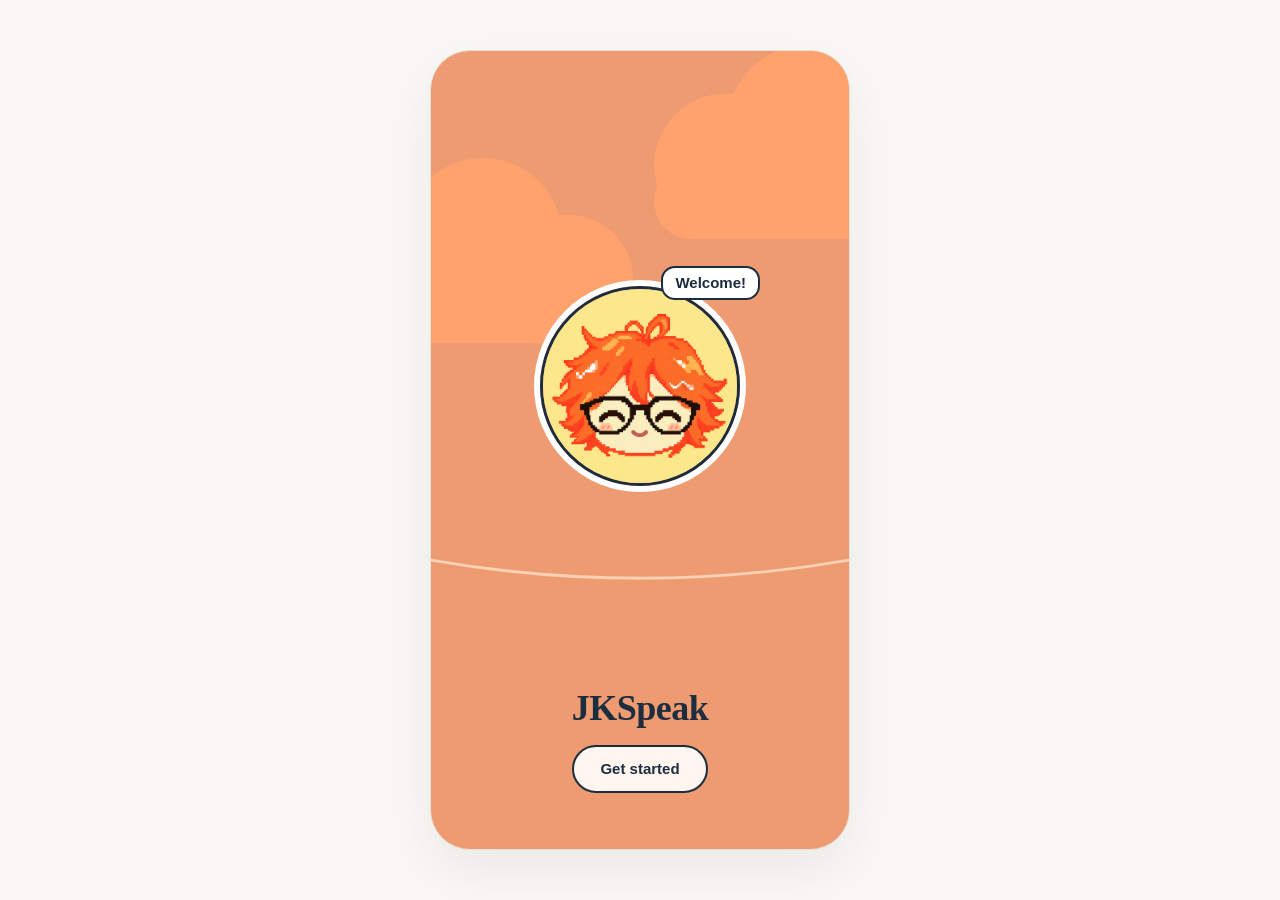
<file: index.html>
<!doctype html>
<html lang="en">
<head>
<meta charset="utf-8">
<meta name="viewport" content="width=device-width, initial-scale=1">
<title>JKSpeak</title>
<link rel="icon" href="./jkspeak-mark.svg" type="image/svg+xml">
<link rel="stylesheet" href="./auth.css?v=mail-20261018-4">
<style>
  .splash{background:var(--hair);display:grid;grid-template-rows:1fr auto;place-items:center;
    padding:32px 24px 56px;text-align:center}
  .splash .avatar-wrap{width:min(200px,55vw)}
  .splash .title{position:relative;z-index:1;color:var(--hair-text);margin-bottom:16px}
  .pill{position:relative;z-index:1;display:inline-block;font-size:var(--fs-button);font-weight:600;
    background:rgba(255,254,250,.92);color:var(--hair-text);border:2px solid var(--hair-text);
    border-radius:999px;padding:10px 26px;text-decoration:none}
</style>
</head>
<body class="app" data-auth-page="splash">
<a class="skip" href="#main">Skip to content</a><main id="main" tabindex="-1" class="screen splash">
    <svg class="scenery" viewBox="0 0 480 560" preserveAspectRatio="xMidYMid slice" aria-hidden="true">
      <g fill="#ffa26e">
        <circle cx="60" cy="150" r="60"/><circle cx="130" cy="130" r="55"/><circle cx="190" cy="160" r="45"/><rect x="0" y="150" width="235" height="55" rx="27"/>
        <circle cx="300" cy="80" r="50"/><circle cx="360" cy="55" r="60"/><circle cx="430" cy="85" r="48"/><rect x="250" y="80" width="230" height="52" rx="26"/>
      </g>
      <path d="M-20 330 Q240 410 500 330" stroke="#ffd2b6" stroke-width="2" fill="none"/>
      <g fill="#fff">
        <path class="twinkle" d="M70 260l5 14 14 5-14 5-5 14-5-14-14-5 14-5z"/>
        <path class="twinkle" d="M250 190l7 19 19 7-19 7-7 19-7-19-19-7 19-7z"/>
        <path class="twinkle" d="M410 250l4 11 11 4-11 4-4 11-4-11-11-4 11-4z"/>
        <path class="twinkle" d="M40 40l4 11 11 4-11 4-4 11-4-11-11-4 11-4z"/>
        <path class="twinkle" d="M440 420l4 11 11 4-11 4-4 11-4-11-11-4 11-4z"/>
      </g>
    </svg>
  <div class="avatar-wrap">
    <img class="avatar" src="./avatar.png" alt="">
    <p class="bubble">Welcome!</p>
  </div>
  <div>
    <h1 class="title">JKSpeak</h1>
    <a class="pill" href="welcome.html">Get started</a>
  </div>
</main>

<script type="module" src="./auth-pages.mjs?v=mail-20261018-4"></script>
</body>
</html>
</file>
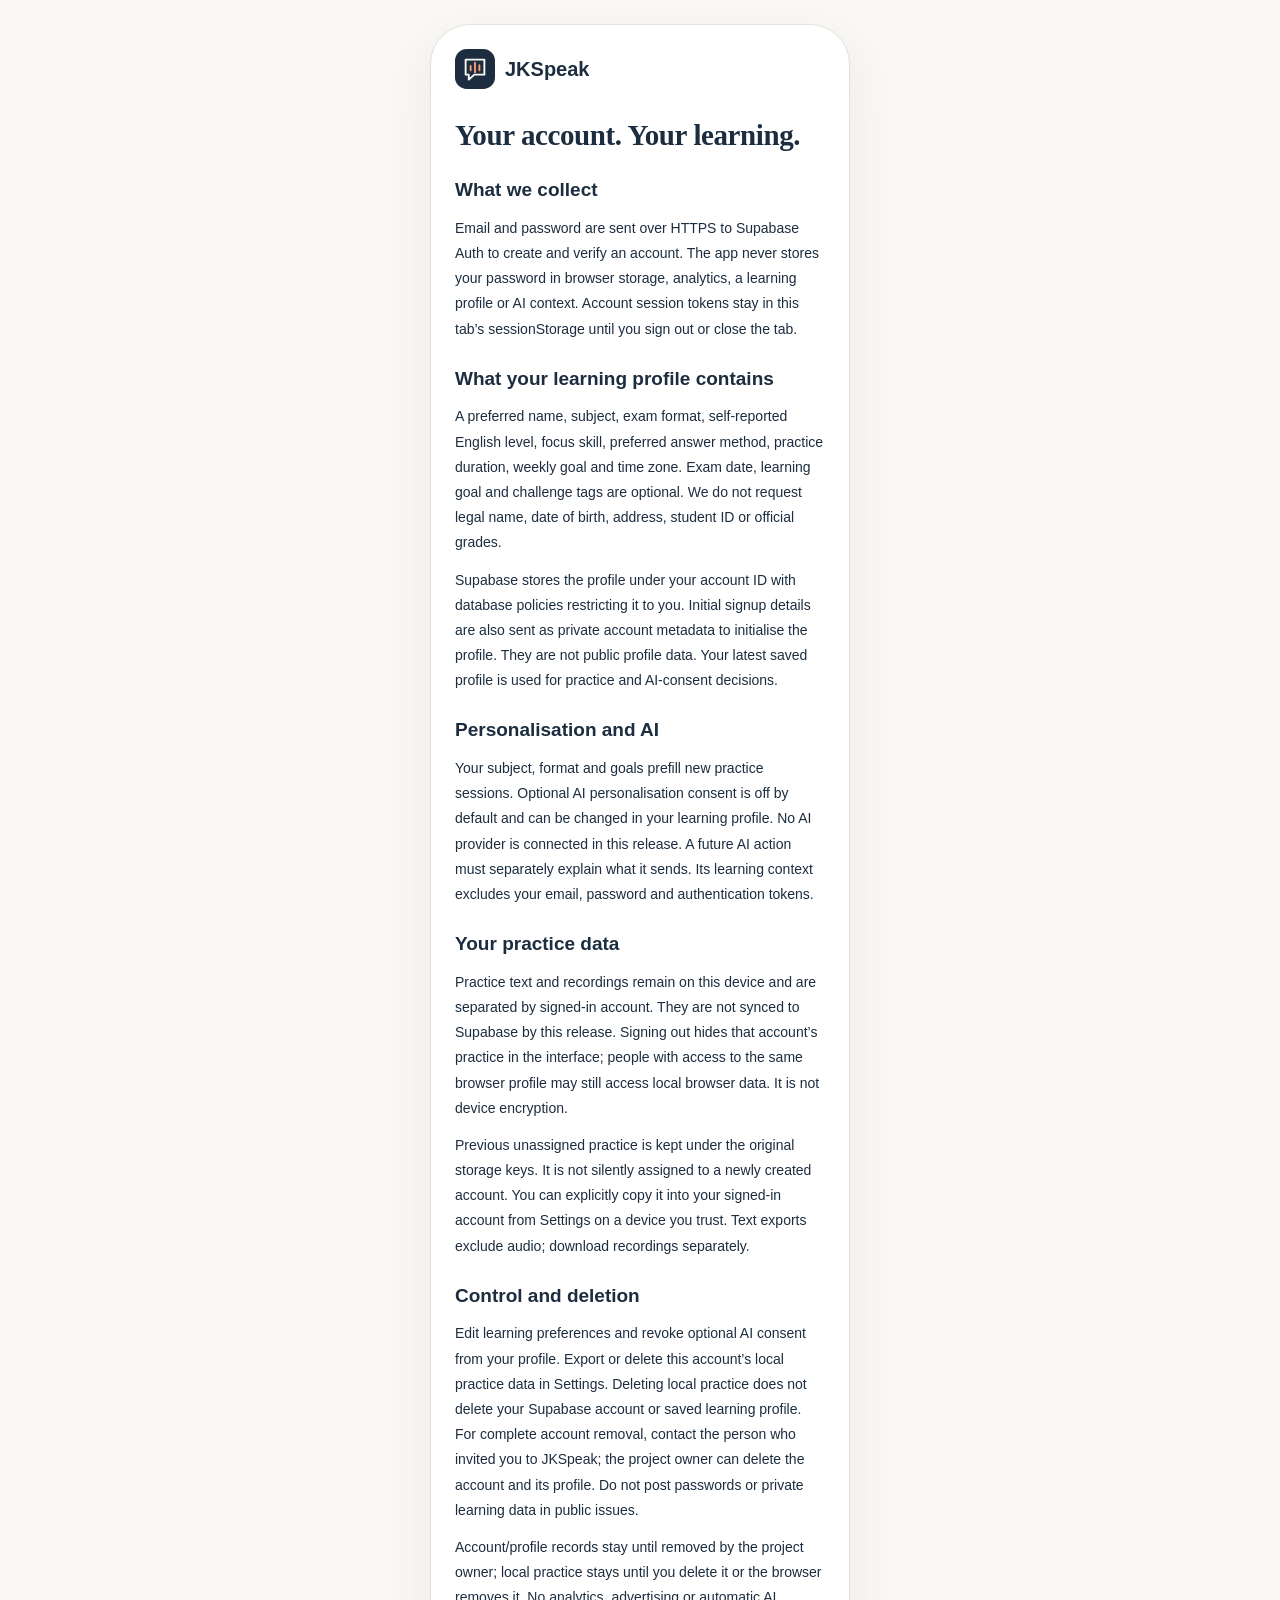
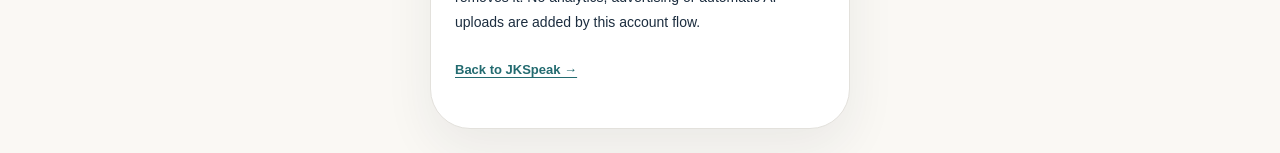
<file: account-privacy.html>
<!doctype html><html lang="en"><head><meta charset="utf-8"><meta name="viewport" content="width=device-width,initial-scale=1"><title>Account & learning data · JKSpeak</title><link rel="icon" href="./jkspeak-mark.svg"><link rel="stylesheet" href="./auth.css?v=mail-20261018-4"></head><body class="app" data-auth-page="privacy"><a class="skip" href="#main">Skip to content</a><main class="screen flow-screen policy-screen" id="main" tabindex="-1"><a class="auth-brand" href="./welcome.html"><img src="./jkspeak-mark.svg" alt=""><strong>JKSpeak</strong></a><h1>Your account. Your learning.</h1><h2>What we collect</h2><p>Email and password are sent over HTTPS to Supabase Auth to create and verify an account. The app never stores your password in browser storage, analytics, a learning profile or AI context. Account session tokens stay in this tab’s sessionStorage until you sign out or close the tab.</p><h2>What your learning profile contains</h2><p>A preferred name, subject, exam format, self-reported English level, focus skill, preferred answer method, practice duration, weekly goal and time zone. Exam date, learning goal and challenge tags are optional. We do not request legal name, date of birth, address, student ID or official grades.</p><p>Supabase stores the profile under your account ID with database policies restricting it to you. Initial signup details are also sent as private account metadata to initialise the profile. They are not public profile data. Your latest saved profile is used for practice and AI-consent decisions.</p><h2>Personalisation and AI</h2><p>Your subject, format and goals prefill new practice sessions. Optional AI personalisation consent is off by default and can be changed in your learning profile. No AI provider is connected in this release. A future AI action must separately explain what it sends. Its learning context excludes your email, password and authentication tokens.</p><h2>Your practice data</h2><p>Practice text and recordings remain on this device and are separated by signed-in account. They are not synced to Supabase by this release. Signing out hides that account’s practice in the interface; people with access to the same browser profile may still access local browser data. It is not device encryption.</p><p>Previous unassigned practice is kept under the original storage keys. It is not silently assigned to a newly created account. You can explicitly copy it into your signed-in account from Settings on a device you trust. Text exports exclude audio; download recordings separately.</p><h2>Control and deletion</h2><p>Edit learning preferences and revoke optional AI consent from your profile. Export or delete this account’s local practice data in Settings. Deleting local practice does not delete your Supabase account or saved learning profile. For complete account removal, contact the person who invited you to JKSpeak; the project owner can delete the account and its profile. Do not post passwords or private learning data in public issues.</p><p>Account/profile records stay until removed by the project owner; local practice stays until you delete it or the browser removes it. No analytics, advertising or automatic AI uploads are added by this account flow.</p><p><a class="link" href="./welcome.html">Back to JKSpeak →</a></p><p id="status" class="status" role="status" aria-live="polite"></p></main><script type="module" src="./auth-pages.mjs?v=mail-20261018-4"></script></body></html>
</file>
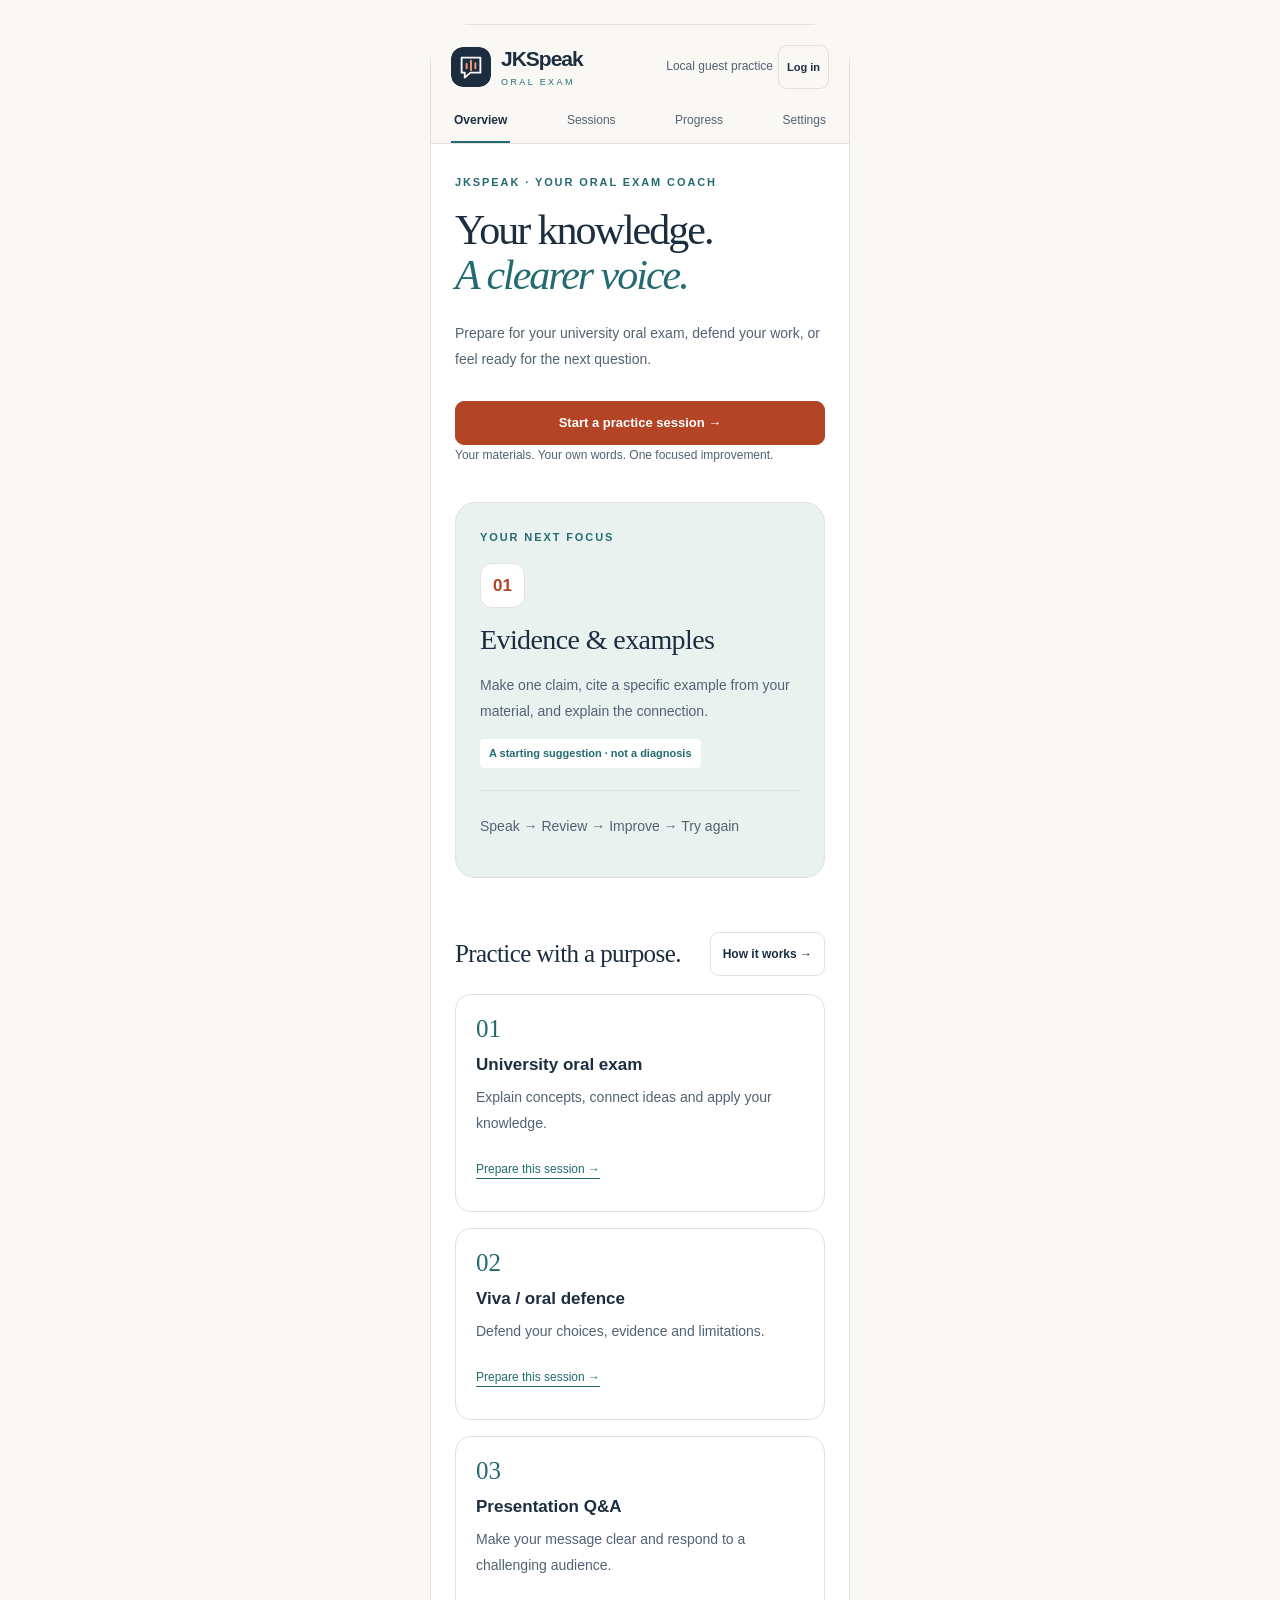
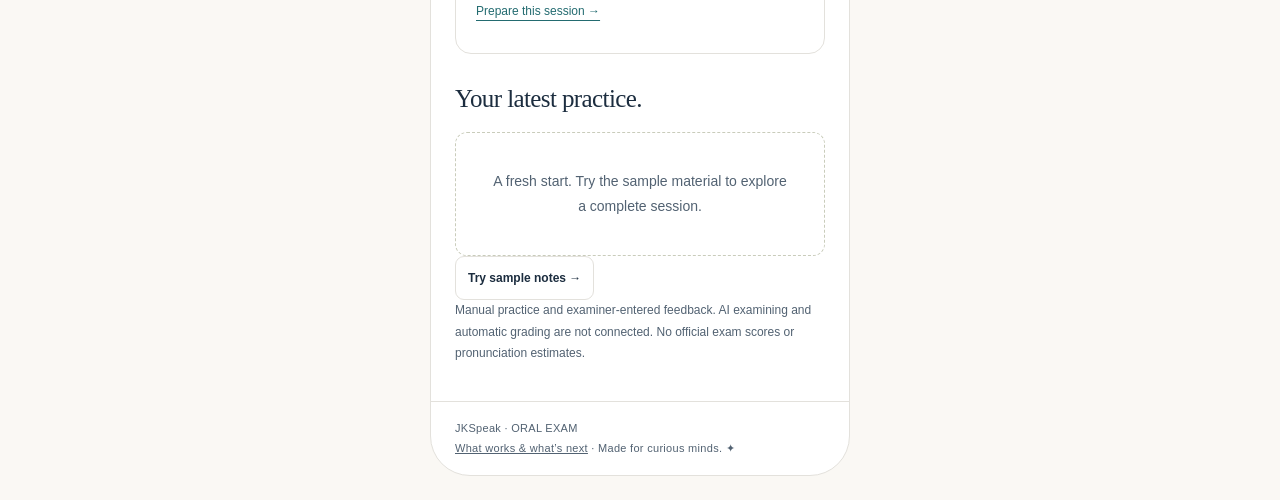
<file: app.html>
<!doctype html>
<html lang="en"><head><meta charset="utf-8"><meta name="viewport" content="width=device-width, initial-scale=1"><meta name="theme-color" content="#faf8f4"><meta name="description" content="JKSpeak helps you prepare for university oral exams, Viva and presentation Q&A with focused practice and evidence-linked self-review."><title>JKSpeak — Oral Exam Practice</title><link rel="icon" href="./jkspeak-mark.svg" type="image/svg+xml"><link rel="stylesheet" href="./styles.css?v=guest-voice-20261018-1"></head>
<body><a class="skip" href="#main">Skip to content</a><div id="shell"><main id="main" tabindex="-1"><p role="status">Checking your sign-in…</p><a href="./login.html">Return to login</a></main></div><div id="toast" role="status" aria-live="polite" hidden></div><script type="module" src="./app.js?v=guest-voice-20261018-1"></script></body></html>
</file>
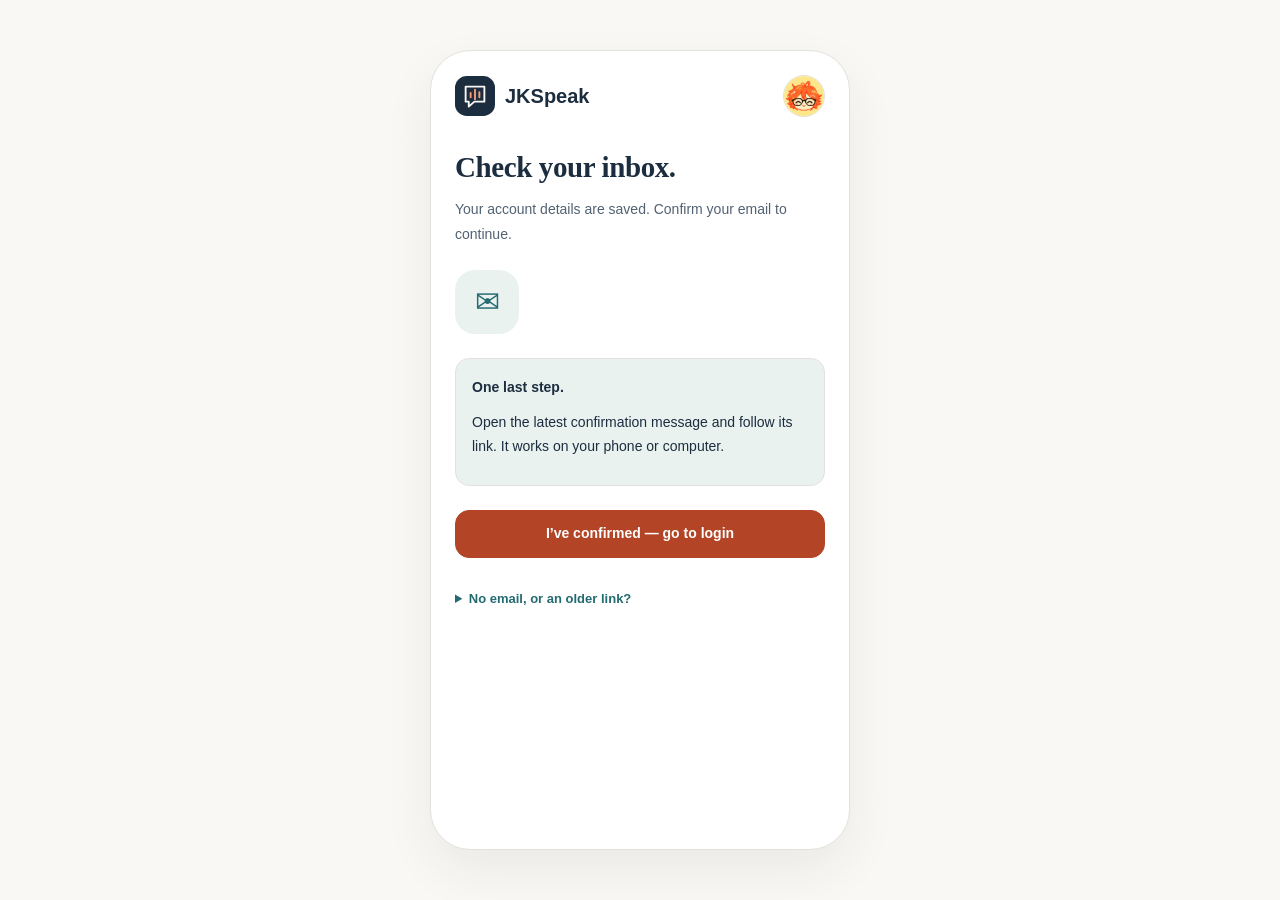
<file: confirm-email.html>
<!doctype html>
<html lang="en"><head><meta charset="utf-8"><meta name="viewport" content="width=device-width,initial-scale=1"><title>Confirm your email · JKSpeak</title><link rel="icon" href="./jkspeak-mark.svg"><link rel="stylesheet" href="./auth.css?v=mail-20261018-4"></head><body class="app" data-auth-page="confirm"><a class="skip" href="#main">Skip to content</a><main class="screen flow-screen" id="main" tabindex="-1"><header class="flow-brand"><a href="./welcome.html"><img src="./jkspeak-mark.svg" alt=""><strong>JKSpeak</strong></a><img class="mini-avatar" src="./avatar.png" alt="JKSpeak study companion"></header><div class="flow-heading"><h1>Check your inbox.</h1><p class="lead">Your account details are saved. Confirm your email to continue.</p></div><div class="email-illustration" aria-hidden="true">✉</div><div class="notice"><strong id="confirmation-heading">One last step.</strong><p id="confirmation-copy">Open the latest confirmation message and follow its link. It works on your phone or computer.</p><p id="pending-email" class="email-address"></p></div><button type="button" id="verify-email-link" class="btn btn-primary" hidden>Confirm my email</button><div class="flow-actions"><a class="btn btn-primary" href="./login.html">I’ve confirmed — go to login</a></div><details class="email-help"><summary>No email, or an older link?</summary><p class="helper">Try logging in if you already confirmed. Otherwise, request a fresh message and use its newest link.</p><form method="post" id="resend-form" class="flow-form"><div class="field"><label for="email">Account email</label><input disabled data-auth-bootstrap id="email" name="email" type="email" autocomplete="email" required></div><button disabled data-auth-bootstrap class="btn" type="submit">Send a new confirmation email</button></form></details><p id="status" class="status" role="status" aria-live="polite"></p></main><script type="module" src="./auth-pages.mjs?v=mail-20261018-4"></script></body></html>
</file>
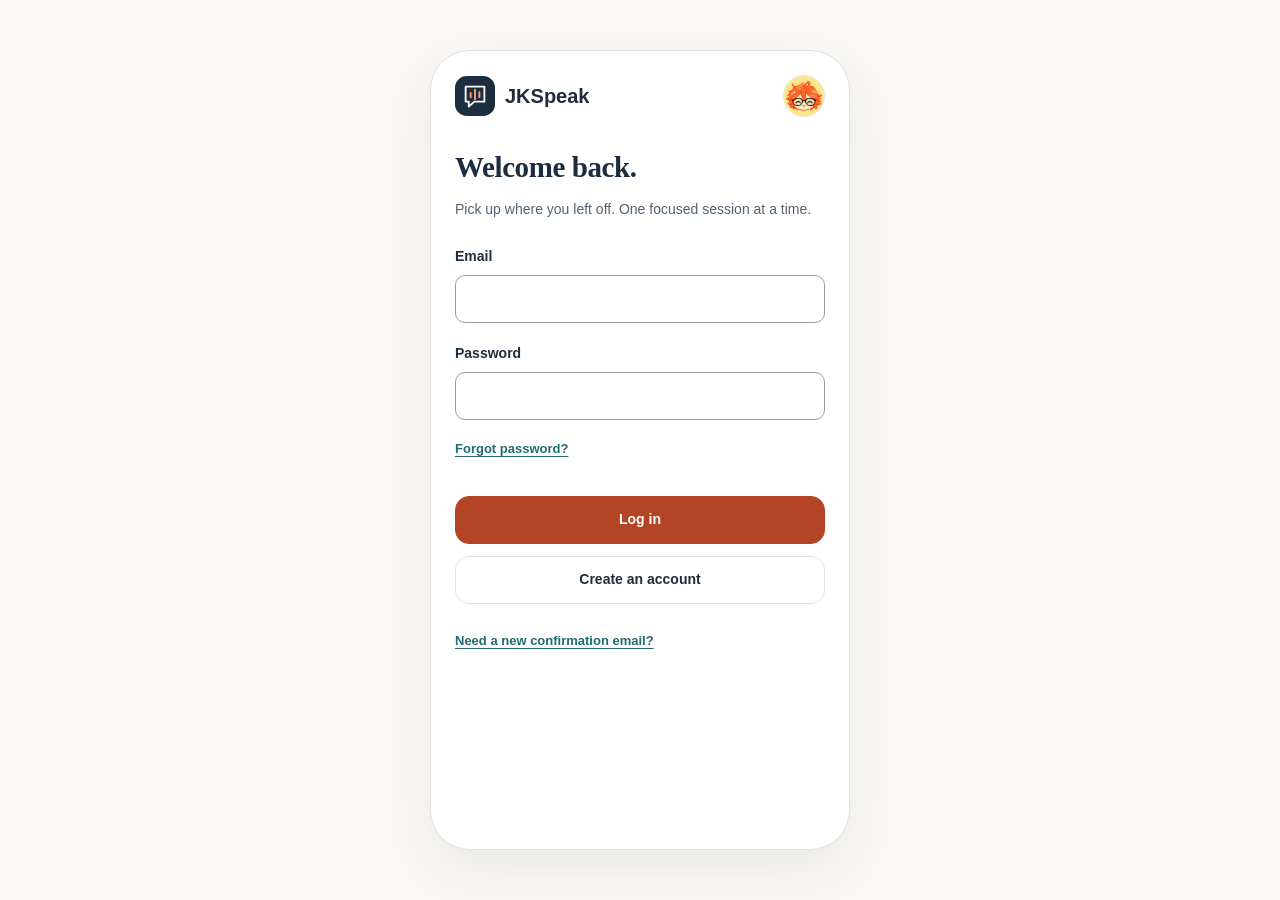
<file: login.html>
<!doctype html>
<html lang="en"><head><meta charset="utf-8"><meta name="viewport" content="width=device-width,initial-scale=1"><title>Log in · JKSpeak</title><link rel="icon" href="./jkspeak-mark.svg"><link rel="stylesheet" href="./auth.css?v=mail-20261018-4"></head><body class="app" data-auth-page="login"><a class="skip" href="#main">Skip to content</a><main class="screen flow-screen" id="main" tabindex="-1"><header class="flow-brand"><a href="./welcome.html"><img src="./jkspeak-mark.svg" alt=""><strong>JKSpeak</strong></a><img class="mini-avatar" src="./avatar.png" alt="JKSpeak study companion"></header><div class="flow-heading"><h1>Welcome back.</h1><p class="lead">Pick up where you left off. One focused session at a time.</p></div><form method="post" id="login-form" class="flow-form"><div class="field"><label for="email">Email</label><input disabled data-auth-bootstrap id="email" name="email" type="email" autocomplete="email" inputmode="email" required></div><div class="field"><label for="password">Password</label><input disabled data-auth-bootstrap id="password" name="password" type="password" autocomplete="current-password" required></div><a class="link secondary-link" href="./recover.html">Forgot password?</a><div class="flow-actions"><button disabled data-auth-bootstrap type="submit" class="btn btn-primary">Log in</button><a class="btn" href="./signup.html">Create an account</a></div></form><a class="link help-link" href="./confirm-email.html?mode=help">Need a new confirmation email?</a><p id="status" class="status" role="status" aria-live="polite"></p></main><script type="module" src="./auth-pages.mjs?v=mail-20261018-4"></script></body></html>
</file>
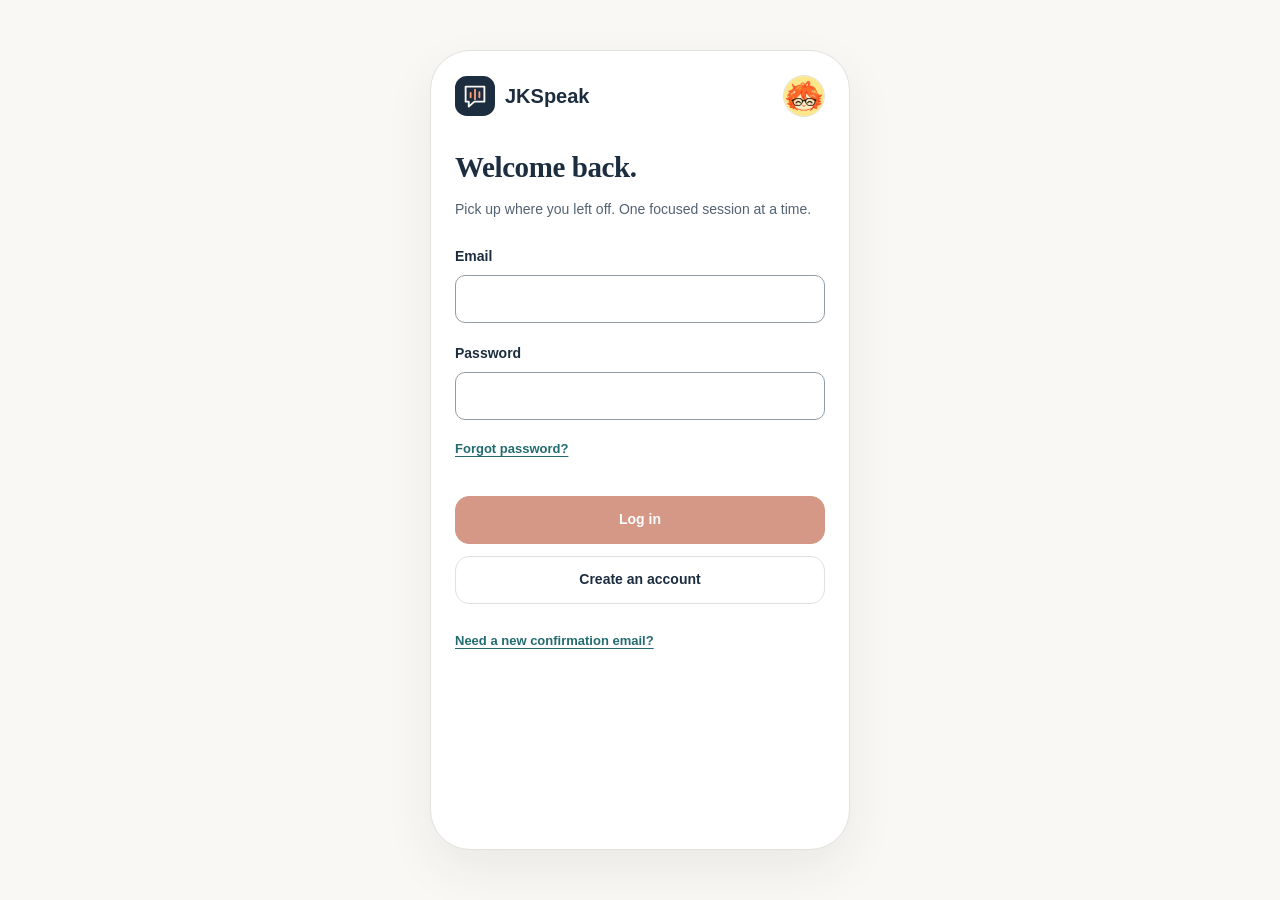
<file: profile.html>
<!doctype html>
<html lang="en"><head><meta charset="utf-8"><meta name="viewport" content="width=device-width,initial-scale=1"><title>Learning profile · JKSpeak</title><link rel="icon" href="./jkspeak-mark.svg"><link rel="stylesheet" href="./auth.css?v=mail-20261018-4"></head><body class="app" data-auth-page="profile"><a class="skip" href="#main">Skip to content</a><main class="screen flow-screen" id="main" tabindex="-1"><header class="flow-brand"><a href="./welcome.html"><img src="./jkspeak-mark.svg" alt=""><strong>JKSpeak</strong></a><img class="mini-avatar" src="./avatar.png" alt="JKSpeak study companion"></header><div class="wizard-meta"><span id="step-label">Getting ready…</span><progress id="step-progress" value="0" max="1" aria-label="Setup progress"></progress></div><div class="flow-heading"><h1 id="wizard-title" tabindex="-1">Learning profile</h1><p id="wizard-description" class="lead">One step at a time.</p></div><form method="post" id="profile-form" class="flow-form" novalidate><div id="wizard-panels"></div><div class="flow-actions wizard-actions"><button type="button" class="btn" data-back disabled>← Back</button><button type="button" class="btn btn-primary" data-next disabled>Continue →</button><button type="submit" class="btn btn-primary" data-finish hidden disabled>Save and continue</button></div></form><p class="helper" id="wizard-exit"><a class="link" href="./app.html">Back to practice</a></p><p id="status" class="status" role="status" aria-live="polite"></p></main><script type="module" src="./auth-pages.mjs?v=mail-20261018-4"></script></body></html>
</file>
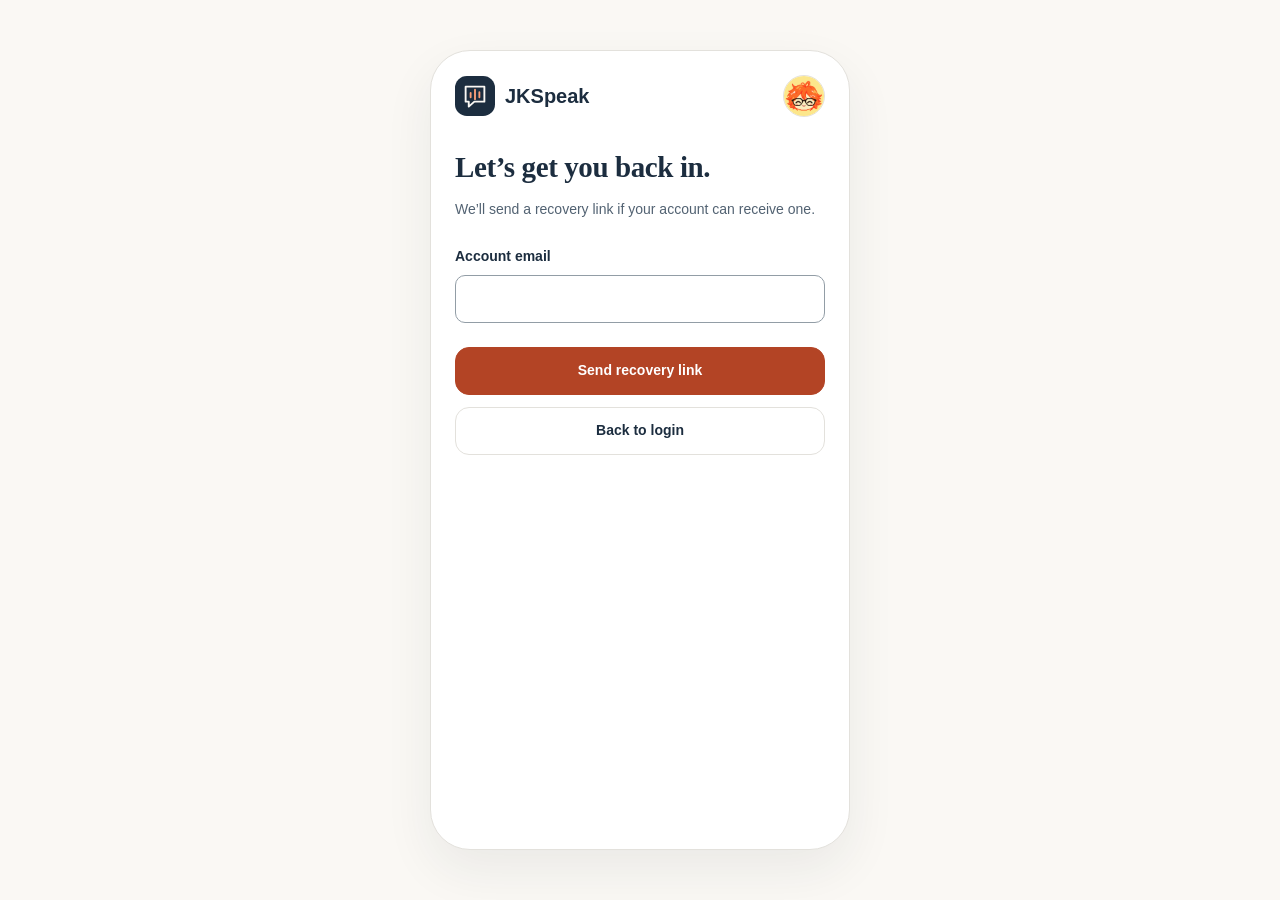
<file: recover.html>
<!doctype html>
<html lang="en"><head><meta charset="utf-8"><meta name="viewport" content="width=device-width,initial-scale=1"><title>Password recovery · JKSpeak</title><link rel="icon" href="./jkspeak-mark.svg"><link rel="stylesheet" href="./auth.css?v=mail-20261018-4"></head><body class="app" data-auth-page="recover"><a class="skip" href="#main">Skip to content</a><main class="screen flow-screen" id="main" tabindex="-1"><header class="flow-brand"><a href="./welcome.html"><img src="./jkspeak-mark.svg" alt=""><strong>JKSpeak</strong></a><img class="mini-avatar" src="./avatar.png" alt="JKSpeak study companion"></header><div class="flow-heading"><h1>Let’s get you back in.</h1><p class="lead">We’ll send a recovery link if your account can receive one.</p></div><form method="post" id="recover-form" class="flow-form"><div class="field"><label for="email">Account email</label><input disabled data-auth-bootstrap id="email" name="email" type="email" autocomplete="email" required></div><div class="flow-actions"><button disabled data-auth-bootstrap type="submit" class="btn btn-primary">Send recovery link</button><a class="btn" href="./login.html">Back to login</a></div></form><p id="status" class="status" role="status" aria-live="polite"></p></main><script type="module" src="./auth-pages.mjs?v=mail-20261018-4"></script></body></html>
</file>
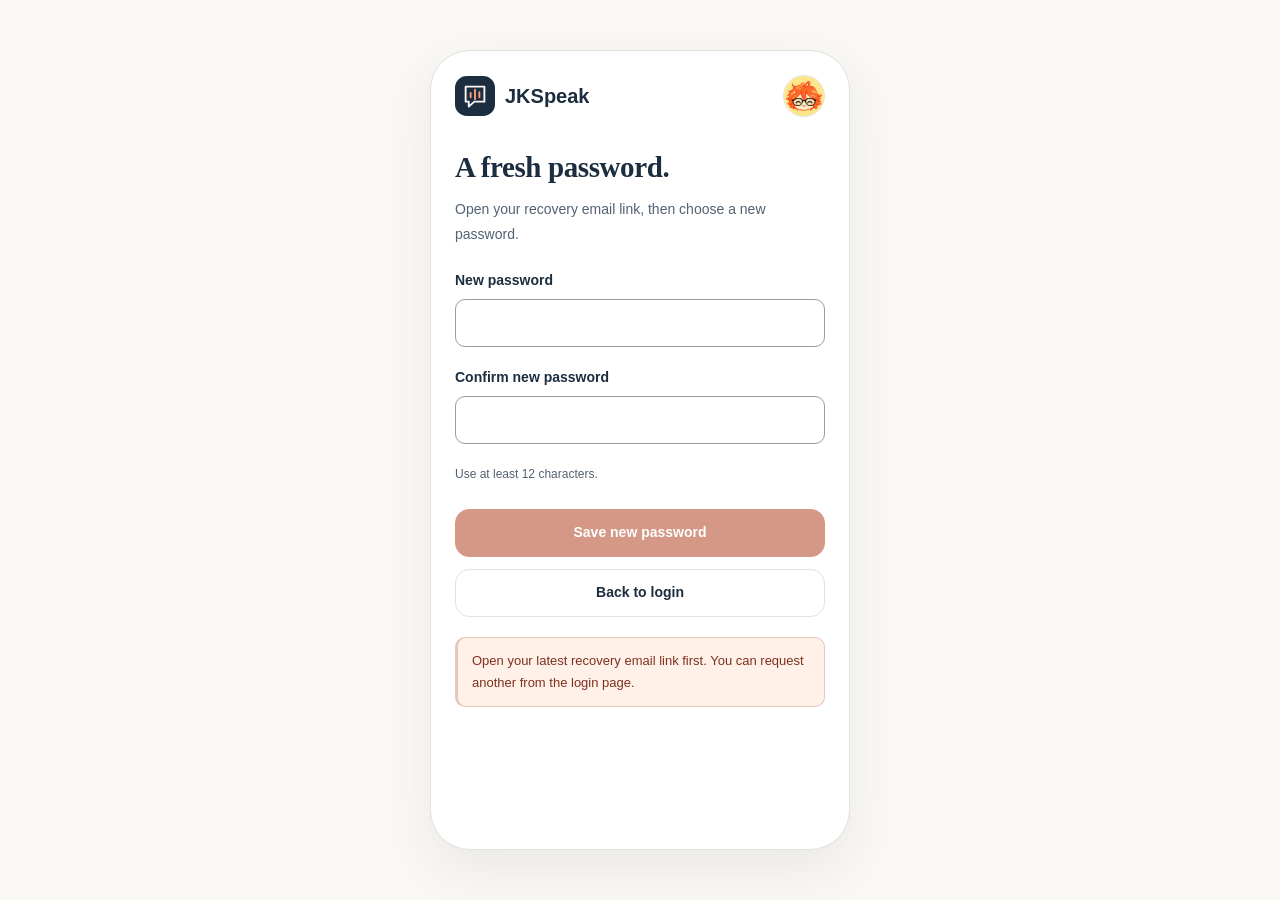
<file: reset-password.html>
<!doctype html>
<html lang="en"><head><meta charset="utf-8"><meta name="viewport" content="width=device-width,initial-scale=1"><title>New password · JKSpeak</title><link rel="icon" href="./jkspeak-mark.svg"><link rel="stylesheet" href="./auth.css?v=mail-20261018-4"></head><body class="app" data-auth-page="reset"><a class="skip" href="#main">Skip to content</a><main class="screen flow-screen" id="main" tabindex="-1"><header class="flow-brand"><a href="./welcome.html"><img src="./jkspeak-mark.svg" alt=""><strong>JKSpeak</strong></a><img class="mini-avatar" src="./avatar.png" alt="JKSpeak study companion"></header><div class="flow-heading"><h1>A fresh password.</h1><p class="lead">Open your recovery email link, then choose a new password.</p></div><form method="post" id="reset-form" class="flow-form"><div class="field"><label for="password">New password</label><input disabled data-auth-bootstrap id="password" name="password" type="password" minlength="12" maxlength="128" autocomplete="new-password" required></div><div class="field"><label for="confirmPassword">Confirm new password</label><input disabled data-auth-bootstrap id="confirmPassword" name="confirmPassword" type="password" minlength="12" maxlength="128" autocomplete="new-password" required></div><p class="helper">Use at least 12 characters.</p><div class="flow-actions"><button disabled data-auth-bootstrap type="submit" class="btn btn-primary">Save new password</button><a class="btn" href="./login.html">Back to login</a></div></form><p id="status" class="status" role="status" aria-live="polite"></p></main><script type="module" src="./auth-pages.mjs?v=mail-20261018-4"></script></body></html>
</file>
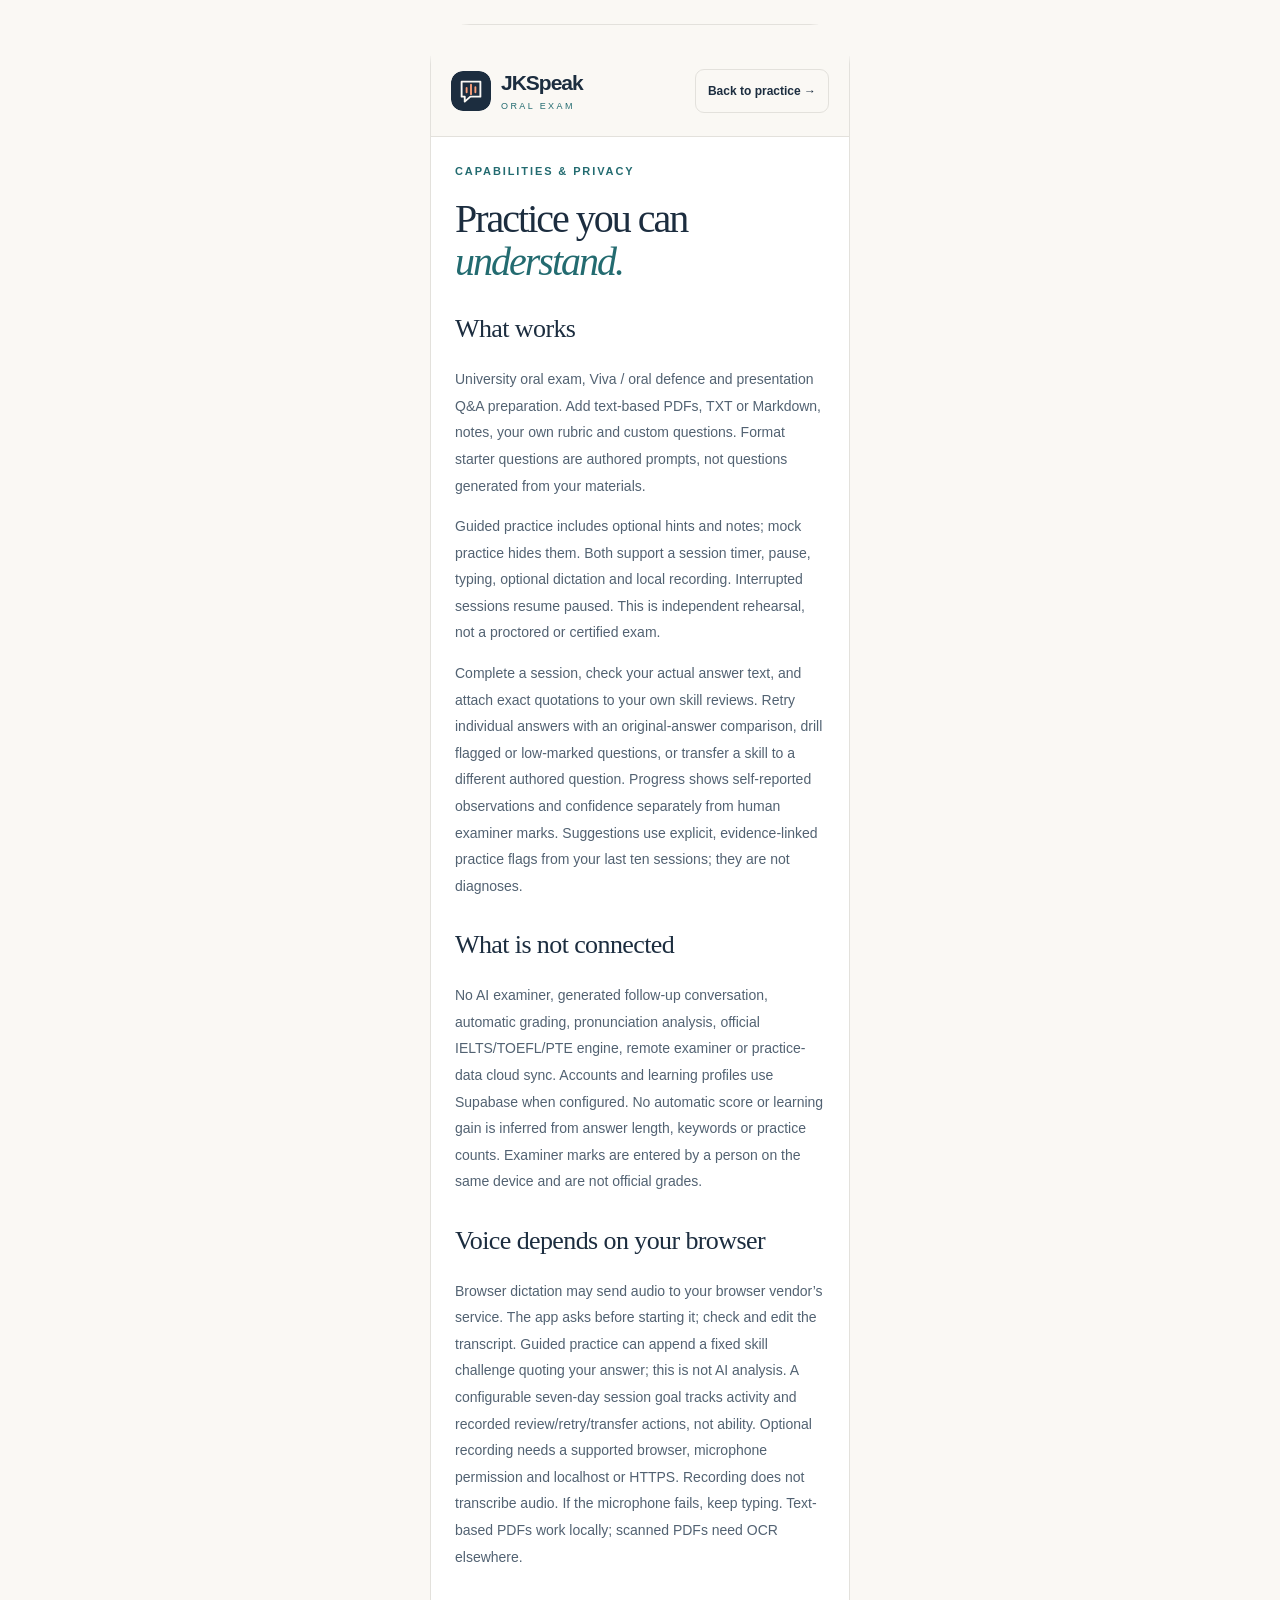
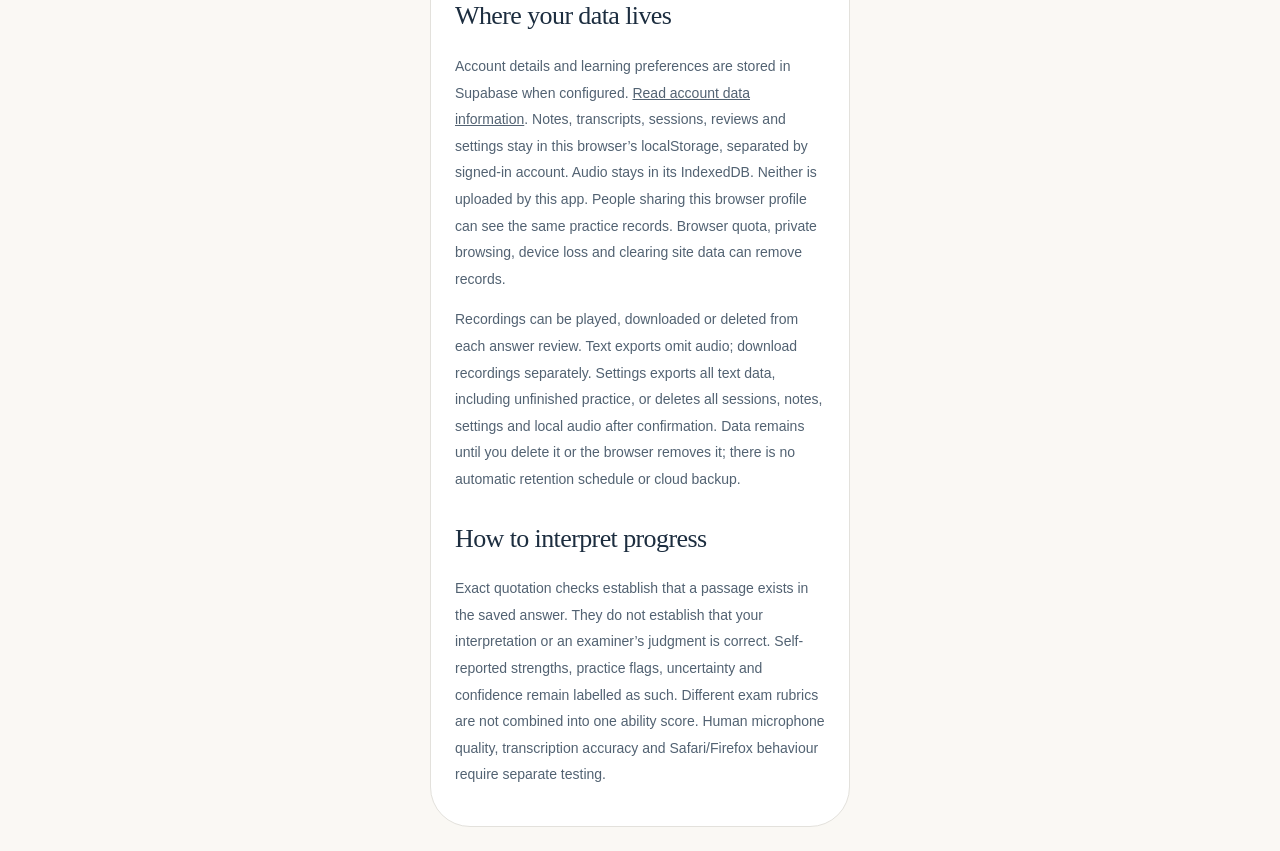
<file: scope.html>
<!doctype html>
<html lang="en"><head><meta charset="utf-8"><meta name="viewport" content="width=device-width,initial-scale=1"><title>JKSpeak · Capabilities & privacy</title><link rel="stylesheet" href="./styles.css?v=mail-20261018-4"><link rel="icon" href="./jkspeak-mark.svg"></head><body><a class="skip" href="#main">Skip to content</a><header><a class="brand" href="./"><img src="./jkspeak-mark.svg" alt=""><span>JKSpeak<small>ORAL EXAM</small></span></a><a class="btn small" href="./app.html">Back to practice →</a></header><main id="main" class="how"><span class="eyebrow">CAPABILITIES & PRIVACY</span><h1>Practice you can<br><em>understand.</em></h1><h2>What works</h2><p>University oral exam, Viva / oral defence and presentation Q&A preparation. Add text-based PDFs, TXT or Markdown, notes, your own rubric and custom questions. Format starter questions are authored prompts, not questions generated from your materials.</p><p>Guided practice includes optional hints and notes; mock practice hides them. Both support a session timer, pause, typing, optional dictation and local recording. Interrupted sessions resume paused. This is independent rehearsal, not a proctored or certified exam.</p><p>Complete a session, check your actual answer text, and attach exact quotations to your own skill reviews. Retry individual answers with an original-answer comparison, drill flagged or low-marked questions, or transfer a skill to a different authored question. Progress shows self-reported observations and confidence separately from human examiner marks. Suggestions use explicit, evidence-linked practice flags from your last ten sessions; they are not diagnoses.</p><h2>What is not connected</h2><p>No AI examiner, generated follow-up conversation, automatic grading, pronunciation analysis, official IELTS/TOEFL/PTE engine, remote examiner or practice-data cloud sync. Accounts and learning profiles use Supabase when configured. No automatic score or learning gain is inferred from answer length, keywords or practice counts. Examiner marks are entered by a person on the same device and are not official grades.</p><h2>Voice depends on your browser</h2><p>Browser dictation may send audio to your browser vendor’s service. The app asks before starting it; check and edit the transcript. Guided practice can append a fixed skill challenge quoting your answer; this is not AI analysis. A configurable seven-day session goal tracks activity and recorded review/retry/transfer actions, not ability. Optional recording needs a supported browser, microphone permission and localhost or HTTPS. Recording does not transcribe audio. If the microphone fails, keep typing. Text-based PDFs work locally; scanned PDFs need OCR elsewhere.</p><h2>Where your data lives</h2><p>Account details and learning preferences are stored in Supabase when configured. <a href="./account-privacy.html">Read account data information</a>. Notes, transcripts, sessions, reviews and settings stay in this browser’s localStorage, separated by signed-in account. Audio stays in its IndexedDB. Neither is uploaded by this app. People sharing this browser profile can see the same practice records. Browser quota, private browsing, device loss and clearing site data can remove records.</p><p>Recordings can be played, downloaded or deleted from each answer review. Text exports omit audio; download recordings separately. Settings exports all text data, including unfinished practice, or deletes all sessions, notes, settings and local audio after confirmation. Data remains until you delete it or the browser removes it; there is no automatic retention schedule or cloud backup.</p><h2>How to interpret progress</h2><p>Exact quotation checks establish that a passage exists in the saved answer. They do not establish that your interpretation or an examiner’s judgment is correct. Self-reported strengths, practice flags, uncertainty and confidence remain labelled as such. Different exam rubrics are not combined into one ability score. Human microphone quality, transcription accuracy and Safari/Firefox behaviour require separate testing.</p></main></body></html>
</file>
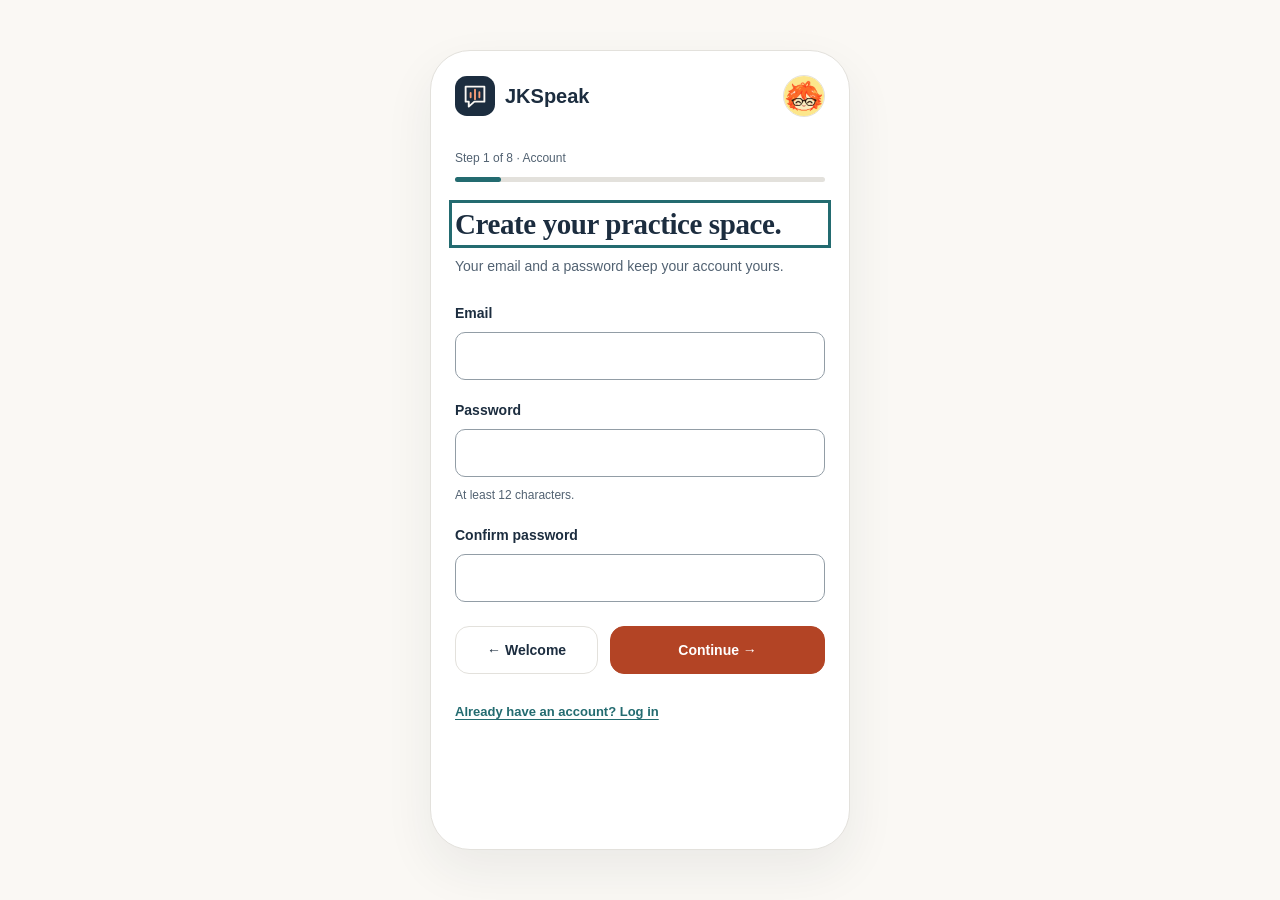
<file: signup.html>
<!doctype html>
<html lang="en"><head><meta charset="utf-8"><meta name="viewport" content="width=device-width,initial-scale=1"><title>Create your account · JKSpeak</title><link rel="icon" href="./jkspeak-mark.svg"><link rel="stylesheet" href="./auth.css?v=mail-20261018-4"></head><body class="app" data-auth-page="signup"><a class="skip" href="#main">Skip to content</a><main class="screen flow-screen" id="main" tabindex="-1"><header class="flow-brand"><a href="./welcome.html"><img src="./jkspeak-mark.svg" alt=""><strong>JKSpeak</strong></a><img class="mini-avatar" src="./avatar.png" alt="JKSpeak study companion"></header><div class="wizard-meta"><span id="step-label">Getting ready…</span><progress id="step-progress" value="0" max="1" aria-label="Setup progress"></progress></div><div class="flow-heading"><h1 id="wizard-title" tabindex="-1">Create your account</h1><p id="wizard-description" class="lead">One step at a time.</p></div><form method="post" id="signup-form" class="flow-form" novalidate><div id="wizard-panels"></div><div class="flow-actions wizard-actions"><button type="button" class="btn" data-back disabled>← Back</button><button type="button" class="btn btn-primary" data-next disabled>Continue →</button><button type="submit" class="btn btn-primary" data-finish hidden disabled>Create my account</button></div></form><p class="helper" id="wizard-exit"><a class="link" href="./login.html">Already have an account? Log in</a></p><p id="status" class="status" role="status" aria-live="polite"></p></main><script type="module" src="./auth-pages.mjs?v=mail-20261018-4"></script></body></html>
</file>
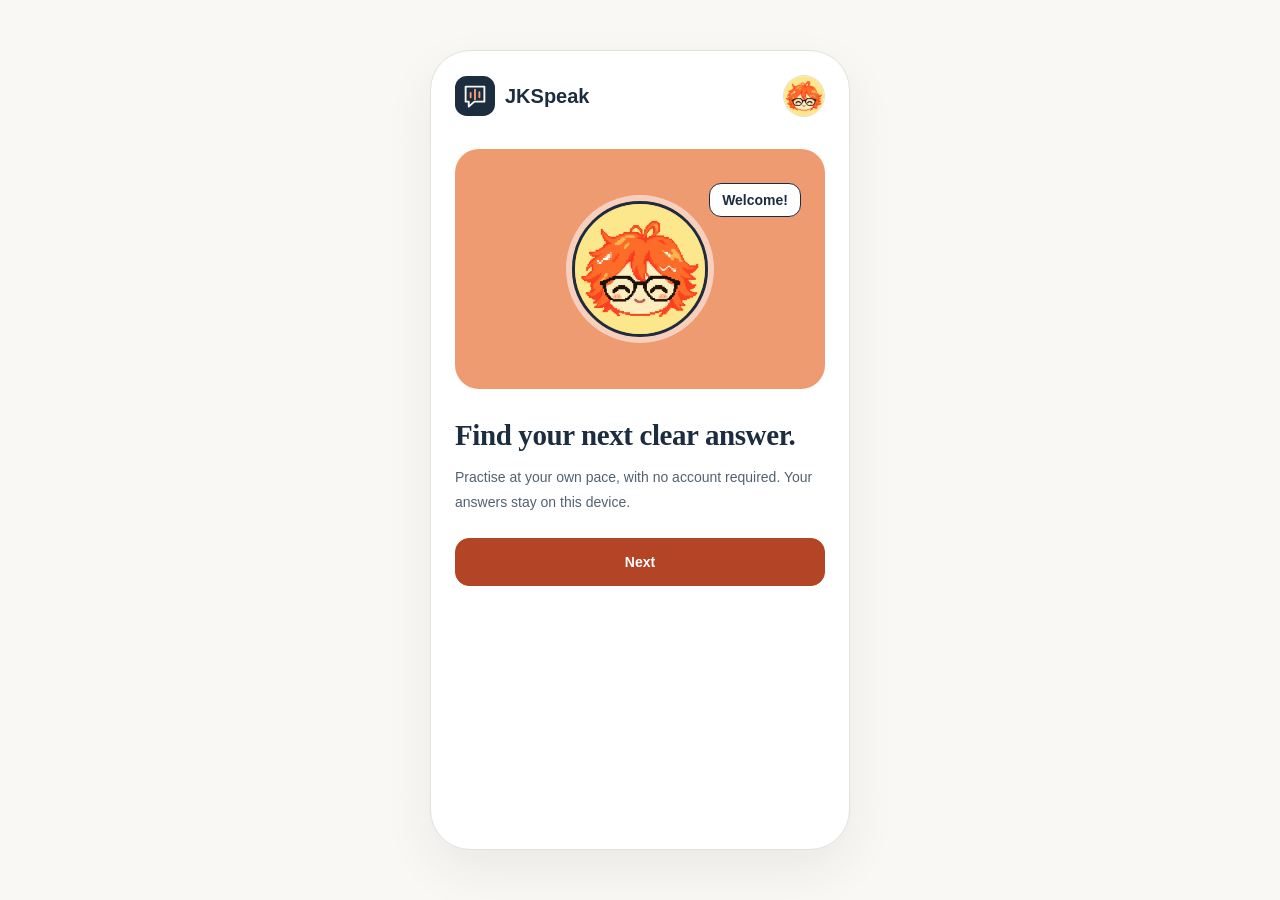
<file: welcome.html>
<!doctype html>
<html lang="en"><head><meta charset="utf-8"><meta name="viewport" content="width=device-width,initial-scale=1"><title>Welcome · JKSpeak</title><link rel="icon" href="./jkspeak-mark.svg"><link rel="stylesheet" href="./auth.css?v=guest-voice-20261018-1"></head><body class="app" data-auth-page="welcome"><a class="skip" href="#main">Skip to content</a><main class="screen flow-screen" id="main" tabindex="-1"><header class="flow-brand"><a href="./welcome.html"><img src="./jkspeak-mark.svg" alt=""><strong>JKSpeak</strong></a><img class="mini-avatar" src="./avatar.png" alt="JKSpeak study companion"></header><div class="welcome-art"><img src="./avatar.png" alt="Your JKSpeak study companion"><span>Welcome!</span></div><div class="flow-heading"><h1>Find your next clear answer.</h1><p class="lead">Practise at your own pace, with no account required. Your answers stay on this device.</p></div><div class="flow-actions"><a class="btn btn-primary" href="./app.html">Next</a></div><p id="status" class="status" role="status" aria-live="polite"></p></main><script type="module" src="./auth-pages.mjs?v=guest-voice-20261018-1"></script></body></html>
</file>
<file: auth.css>
/* A single 420px canvas and spacing scale, shared with the original splash. */
:root{--paper:#faf8f4;--cream:#fff;--ink:#1c2d3f;--green:#236b70;--muted:#526272;--soft:#eaf2f0;--line:#e3e1dc;--field:#929da6;--hair:#ef9b71;--hair-dark:#c7673b;--hair-text:#1c2d3f;--focus:#236b70;--serif:Georgia,'Times New Roman',serif;--sans:Inter,-apple-system,BlinkMacSystemFont,'Segoe UI',sans-serif;--space-field:20px;--space-section:24px;--space-small:8px;--fs-title:36px;--lh-title:1.1;--fs-section:26px;--lh-section:1.3;--fs-card:20px;--lh-card:1.4;--fs-body:16px;--lh-body:1.6;--fs-caption:13px;--lh-caption:1.6;--fs-button:15px;--fs-input:16px;font-family:var(--sans);color:var(--ink);background:var(--paper)}
*{box-sizing:border-box}body{margin:0;min-height:100vh;min-height:100dvh;background:var(--paper);color:var(--ink);font:16px/1.6 var(--sans);-webkit-text-size-adjust:100%}body.app{display:grid;place-items:center;padding:24px 16px}p,h1,h2,h3{margin:0}a{color:var(--green);text-underline-offset:3px}button,input,select,textarea{font:inherit}button{cursor:pointer}:focus-visible{outline:3px solid var(--focus);outline-offset:3px}[hidden]{display:none!important}.skip{position:absolute;left:-9999px}.skip:focus{left:16px;top:16px;background:var(--cream);padding:10px 14px;border-radius:8px;z-index:9}
.screen{position:relative;width:420px;max-width:100%;min-height:800px;background:var(--cream);border:1px solid var(--line);border-radius:40px;box-shadow:0 20px 50px #1c2d3f12;overflow:hidden;padding:10px 10px 24px}.flow-screen{padding:24px;overflow:visible}.flow-brand{display:flex;align-items:center;justify-content:space-between;gap:16px;margin-bottom:32px}.flow-brand>a,.auth-brand{display:flex;align-items:center;gap:10px;text-decoration:none;color:var(--ink);font-size:20px}.flow-brand>a>img,.auth-brand img{width:40px;height:40px}.mini-avatar{width:42px;height:42px;object-fit:cover;border-radius:50%;border:1px solid var(--line)}.flow-heading{display:grid;gap:12px;margin-bottom:24px}.flow-heading h1,.flow-screen>h1{font:600 29px/1.25 var(--serif);letter-spacing:-.4px;overflow-wrap:break-word}.lead{font-size:14px;line-height:1.75;color:var(--muted)}.flow-form,.question-content{display:grid;gap:var(--space-field)}.field{display:grid;gap:8px}.field label,.choice-group legend{font-size:14px;line-height:1.5;font-weight:650}.field input,.field select,.field textarea{width:100%;min-width:0;min-height:48px;border:1px solid var(--field);border-radius:10px;background:#fff;color:var(--ink);padding:11px 12px;font-size:16px;line-height:1.5}.field textarea{min-height:96px;resize:vertical}.field small,.helper,.caption{font-size:12px;line-height:1.7;color:var(--muted)}.field input:focus-visible,.field select:focus-visible,.field textarea:focus-visible{outline-offset:2px}.field input[aria-invalid=true]{border-color:#b34425}.choice-group{display:grid;gap:8px;border:0;padding:0;margin:0;min-width:0}.choice-group legend{padding:0;margin-bottom:10px}.choice-option{display:flex;align-items:flex-start;gap:12px;border:1px solid var(--line);border-radius:12px;min-height:48px;padding:12px;font-size:14px;line-height:1.6;cursor:pointer;background:#fff}.choice-option:has(input:checked){border-color:var(--green);background:var(--soft)}.choice-option input,.check-option input{width:18px;height:18px;flex:none;margin:3px 0 0;accent-color:var(--green)}.check-option{display:flex;align-items:flex-start;gap:10px;font-size:13px;line-height:1.7;min-height:44px}.consent-option{font-weight:550}.question-content>.helper{margin-top:-4px}.optional-detail summary,.email-help summary{font-size:13px;font-weight:600;color:var(--green);cursor:pointer;min-height:44px;align-content:center}.optional-detail .field{margin-top:12px}.btn{display:flex;align-items:center;justify-content:center;gap:8px;width:100%;min-height:48px;padding:12px 14px;border:1px solid var(--line);border-radius:14px;background:#fff;color:var(--ink);font-size:14px;font-weight:650;line-height:1.5;text-align:center;text-decoration:none}.btn-primary{background:#b34425;color:#fff;border-color:#b34425}.btn-primary:hover{background:#92361d;border-color:#92361d}.btn:disabled{opacity:.55;cursor:not-allowed}.flow-actions{display:grid;gap:12px;margin-top:24px}.flow-form>.flow-actions{margin-top:4px}.wizard-actions{grid-template-columns:minmax(0,.8fr) minmax(0,1.2fr)}.link{display:inline-flex;align-items:center;min-height:44px;font-size:13px;font-weight:600}.secondary-link{margin-top:-12px;justify-self:start}.help-link{margin-top:16px}.wizard-meta{display:grid;gap:10px;margin-bottom:24px}.wizard-meta>span{font-size:12px;line-height:1.5;color:var(--muted)}.wizard-meta progress{display:block;width:100%;height:5px;border:0;border-radius:10px;accent-color:var(--green)}#wizard-exit{margin-top:16px}#wizard-panels>section{min-width:0}.status{margin-top:20px;padding:12px 14px;font-size:13px;line-height:1.7;background:var(--soft);border:1px solid var(--line);border-left:3px solid var(--green);border-radius:10px;color:var(--ink);overflow-wrap:anywhere}.status.error{background:#fff0e8;color:#7d321e;border-color:#e2c9bc}.status:empty{display:none}.notice{display:grid;gap:10px;padding:16px;border-radius:14px;border:1px solid var(--line);background:var(--soft);font-size:14px;line-height:1.75;margin-top:20px}.review-stack{display:grid;gap:16px}.review-section{padding:16px;border:1px solid var(--line);border-radius:14px;background:#fafbf9}.review-heading{display:flex;align-items:center;justify-content:space-between;gap:12px;margin-bottom:12px}.review-heading h2{font-size:15px;line-height:1.5;font-weight:650}.review-heading button{font-size:12px;min-height:36px;background:transparent;border:0;color:var(--green);text-decoration:underline}.review-section dl{display:grid;gap:12px;margin:0}.review-section dl>div{display:grid;gap:3px}.review-section dt{font-size:12px;color:var(--muted)}.review-section dd{margin:0;font-size:14px;line-height:1.7;overflow-wrap:anywhere}.review-consent{margin-top:20px}.review-section .helper{margin-top:8px}.email-illustration{display:grid;place-items:center;width:64px;height:64px;border-radius:20px;background:var(--soft);color:var(--green);font-size:30px;margin:8px 0 24px}.email-address{font-weight:650;overflow-wrap:anywhere}.email-help{margin-top:20px}.email-help .flow-form{margin-top:16px}.email-help .helper{margin:4px 0 12px}#verify-email-link{margin-top:24px}.welcome-art{position:relative;display:grid;place-items:center;height:240px;border-radius:24px;background:var(--hair);margin-bottom:28px}.welcome-art>img{width:136px;border-radius:50%;border:3px solid var(--ink);box-shadow:0 0 0 6px #fff8}.welcome-art>span{position:absolute;right:24px;top:34px;border:1px solid var(--ink);padding:5px 12px;border-radius:12px;background:#fff;font-size:14px;font-weight:650}.flow-screen.policy-screen h2{font-size:19px;line-height:1.4;margin:24px 0 12px}.flow-screen.policy-screen p{font-size:14px;line-height:1.8;margin:12px 0}.policy-screen .auth-brand{margin-bottom:28px}
/* Splash illustration retained from xiulin wang's design. */
.scenery{position:absolute;inset:0;width:100%;height:100%}.avatar-wrap{position:relative;z-index:1}.avatar{width:100%;aspect-ratio:1;border-radius:50%;border:3px solid var(--hair-text);box-shadow:0 0 0 6px var(--cream);object-fit:cover;display:block}.bubble{position:absolute;top:-20px;right:-20px;background:#fff;color:var(--ink);border:2px solid var(--hair-text);border-radius:14px;padding:5px 12px;font-size:15px;font-weight:600;line-height:1.3}.title{font:700 36px/1.1 var(--serif);letter-spacing:-.5px}.tagline{font-size:20px;line-height:1.4;font-weight:600;color:var(--green)}
@media(max-width:460px){body.app{padding:0;display:block}.screen{width:100%;min-height:100vh;min-height:100dvh;border:0;border-radius:0;box-shadow:none}.flow-screen{padding:24px}.flow-heading h1,.flow-screen>h1{font-size:28px}.welcome-art{height:220px}}
@media(prefers-reduced-motion:no-preference){.splash .avatar{animation:float 5s ease-in-out infinite}.splash .twinkle{animation:twinkle 3s ease-in-out infinite}@keyframes float{50%{transform:translateY(-6px)}}@keyframes twinkle{50%{opacity:.4}}}
/* Keep review labels and answers easy to scan without a long stack of empty space. */
.review-section dl>div{grid-template-columns:96px minmax(0,1fr);gap:12px;align-items:baseline}.review-heading{margin-bottom:8px}.review-section dl{gap:10px}
.wizard-meta progress::-webkit-progress-bar{background:var(--line);border-radius:10px}.wizard-meta progress::-webkit-progress-value{background:var(--green);border-radius:10px}.wizard-meta progress::-moz-progress-bar{background:var(--green);border-radius:10px}
</file>
<file: styles.css>
:root{--paper:#f7f5ed;--white:#fffefa;--ink:#30372b;--muted:#77796b;--line:#e2e2d5;--accent:#edc452;--green:#52684c;--soft:#edf0e5;--red:#a74536;--serif:Georgia,'Times New Roman',serif;font-family:Inter,-apple-system,BlinkMacSystemFont,'Segoe UI',sans-serif;color:var(--ink);background:var(--paper);font-synthesis:none}*{box-sizing:border-box}body{margin:0}button,input,textarea,select{font:inherit}button,a,input,select,textarea{-webkit-tap-highlight-color:transparent}button{cursor:pointer}a{color:inherit}button:disabled{cursor:wait;opacity:.5}button:focus-visible,a:focus-visible,input:focus-visible,select:focus-visible,textarea:focus-visible{outline:3px solid #8e762c;outline-offset:4px}button{border:0}.skip{position:absolute;top:-80px;padding:15px;background:white;z-index:50}.skip:focus{top:10px}header{height:88px;border-bottom:1px solid var(--line);display:flex;align-items:center;justify-content:space-between;padding:0 5vw;gap:30px;background:var(--paper)}.brand{display:flex;align-items:center;gap:5px;text-decoration:none;font-size:31px;letter-spacing:-1.5px;font-weight:750}.brand img{width:43px;height:43px}.brand small{font-size:10px;letter-spacing:1.1px;font-weight:500;margin:7px 0 0 13px;color:var(--muted)}nav{display:flex;gap:28px}nav button{padding:12px 0;background:transparent;color:var(--muted);font-size:13px;border-bottom:2px solid transparent}nav button.active{color:var(--ink);border-color:var(--green)}.status{font-size:11px;display:flex;gap:7px;align-items:center;color:var(--muted)}.dot{width:6px;height:6px;border-radius:50%;background:#a59772}.dot.online{background:#68845b}.avatar-small{width:30px;height:30px;border-radius:50%;background:var(--ink);color:white;display:grid;place-items:center;font-size:12px}.header-right{display:flex;align-items:center;gap:18px}main{max-width:1180px;margin:auto;padding:40px 44px 65px;min-height:calc(100vh - 150px)}.eyebrow{font-size:10px;letter-spacing:2.1px;font-weight:650;text-transform:uppercase;color:var(--green)}h1,h2,h3,p{margin-top:0}h1{font:normal clamp(40px,5.3vw,68px)/1.08 var(--serif);letter-spacing:-2px;margin:18px 0 22px}h1 em{color:var(--green);font-weight:normal}h2{font:normal 31px/1.2 var(--serif);letter-spacing:-.6px}h3{font-size:15px;font-weight:600;margin-bottom:10px}.lead{font-size:14px;line-height:1.9;color:var(--muted);max-width:430px}.hero{display:grid;grid-template-columns:1.05fr 1fr;gap:65px;padding:20px 0 44px;align-items:center}.row{display:flex;gap:12px;align-items:center;flex-wrap:wrap}.between{justify-content:space-between}.btn{display:inline-flex;align-items:center;justify-content:center;gap:20px;padding:13px 20px;border:1px solid var(--line);border-radius:7px;background:transparent;color:var(--ink);font-size:12px;font-weight:550;min-height:44px;text-decoration:none;transition:background .2s,transform .2s}.btn:hover{background:#eeecdf;transform:translateY(-1px)}.btn.primary{background:var(--ink);color:#fffdf2;border-color:var(--ink)}.btn.primary:hover{background:#4a5542}.btn.accent{background:var(--accent);border-color:var(--accent)}.btn.small{padding:8px 12px;min-height:35px;font-size:11px}.btn.danger{color:var(--red)}.hero-cta{margin-top:26px}.caption{font-size:10px;color:var(--muted);line-height:1.8}.hero-proof{display:flex;gap:18px;margin-top:22px;font-size:10px;color:var(--muted)}.companion-scene{position:relative;min-height:340px;background:#ececdd;border-radius:100% 100% 24px 24px;display:flex;flex-direction:column;align-items:center;justify-content:center;border:1px solid #e2e2cc;isolation:isolate}.companion-scene:before{content:'';position:absolute;width:235px;height:235px;border:1px dashed #c8cbb8;border-radius:50%;z-index:-1}.companion-scene .brand-visual{width:235px;height:235px;animation:float 5s ease-in-out infinite}.speech-bubble{background:var(--white);padding:13px 20px;border:1px solid var(--line);border-radius:12px;font-size:12px;box-shadow:0 8px 30px #31382708}.scene-label{position:absolute;right:18px;top:20px;letter-spacing:1px;font-size:9px;color:var(--muted)}.badge{display:inline-flex;align-items:center;gap:6px;background:var(--soft);padding:5px 9px;border-radius:4px;font-size:9px;font-weight:600;color:var(--green)}.badge.amber{background:#f7edce;color:#897028}.stats{display:grid;grid-template-columns:repeat(3,1fr);border-block:1px solid var(--line);padding:23px 0;margin:10px 0 35px}.stat{border-right:1px solid var(--line);padding:0 24px}.stat:first-child{padding-left:0}.stat:last-child{border:0}.stat strong{font:normal 30px var(--serif);display:block;margin-bottom:7px}.stat small{color:var(--muted);font-size:10px}.section-head{margin:24px 0 18px}.section-head h2{font-size:25px;margin:0}.grid{display:grid;grid-template-columns:repeat(3,1fr);gap:16px}.card{border:1px solid var(--line);border-radius:12px;padding:25px;background:var(--white)}.card.feature{min-height:165px}.feature .number{font:normal 27px var(--serif);color:#a6a98c;display:block;margin-bottom:22px}.card p{font-size:12px;line-height:1.8;color:var(--muted);margin-bottom:0}.card .badge{margin-bottom:15px}.empty{padding:36px;text-align:center;border:1px dashed #c9ccbb;border-radius:12px;color:var(--muted);font-size:12px}.notice{padding:14px 17px;background:#eeefdf;border:1px solid #dce0cb;border-radius:8px;font-size:11px;line-height:1.8;color:#656d54}.notice.amber{background:#faf0d7;border-color:#eddfb5;color:#8a6f30}.page-heading{margin:10px 0 28px}.page-heading h1{font-size:44px;margin:12px 0}.steps{display:flex;gap:0;border-bottom:1px solid var(--line);margin-bottom:32px}.step{flex:1;font-size:11px;padding:16px 0;color:var(--muted);border-bottom:2px solid transparent}.step span{display:inline-grid;place-items:center;width:22px;height:22px;border:1px solid var(--line);border-radius:50%;margin-right:8px;font-size:10px}.step.current{color:var(--ink);border-color:var(--green)}.step.current span{background:var(--ink);color:white;border-color:var(--ink)}.wizard{max-width:800px;margin:auto}.form-layout{display:grid;grid-template-columns:1.5fr 1fr;gap:25px;align-items:start}.form-layout .aside{padding-top:20px}label{display:block;font-size:11px;font-weight:600;margin:20px 0 8px}label:first-child{margin-top:0}input,textarea,select{width:100%;border:1px solid #d9ddce;border-radius:7px;padding:13px;background:var(--white);color:var(--ink);font-size:13px}textarea{resize:vertical;line-height:1.8;min-height:160px}.two{display:grid;grid-template-columns:1fr 1fr;gap:18px}.form-foot{margin-top:25px;display:flex;justify-content:space-between;gap:15px}.drop{display:block;text-align:center;padding:35px 20px;border:1px dashed #b9c2ab;border-radius:10px;background:#f2f4e9;cursor:pointer}.drop strong{display:block;font-size:13px;margin:12px}.drop small{font-size:10px;color:var(--muted)}.drop input{font-size:11px;margin-top:15px}.material{display:flex;justify-content:space-between;align-items:center;padding:13px;border:1px solid var(--line);border-radius:8px;margin-top:10px;font-size:11px}.material small{display:block;color:var(--muted);font-size:10px;margin-top:5px}.text-button{font-size:11px;background:transparent;color:var(--green);padding:8px;text-decoration:underline}.exam-grid{display:grid;grid-template-columns:1fr 1.08fr;gap:25px;align-items:start}.exam-question{font:normal 30px/1.4 var(--serif);margin:25px 0 20px;letter-spacing:-.5px}.exam-mark{width:110px;margin:15px auto 0;display:block}.question-card{min-height:380px}.timer{font:normal 27px ui-monospace,monospace;color:var(--ink)}.progress{height:4px;background:#dfe4d5;border-radius:3px;margin:24px 0;overflow:hidden}.progress i{display:block;height:100%;background:var(--green);width:var(--progress)}.answer-area{min-height:210px}.mic.live{background:#f2d9ce;border-color:#c78062;animation:pulse 1.5s infinite}.divider{height:1px;background:var(--line);margin:22px 0}.word-count{font-size:10px;color:var(--muted)}details{font-size:11px;color:var(--muted);margin-top:20px}summary{cursor:pointer;font-weight:550}.notes-display{white-space:pre-wrap;line-height:1.9;max-height:230px;overflow:auto;padding-top:12px}.result-hero{display:grid;grid-template-columns:1fr auto;gap:25px;align-items:center;margin:20px 0 35px}.score-ring{border:8px solid #dce3ce;width:130px;height:130px;border-radius:50%;display:flex;align-items:center;justify-content:center;flex-direction:column}.score-ring strong{font:normal 39px var(--serif)}.score-ring small{font-size:10px;color:var(--muted)}.review-answer{white-space:pre-wrap;overflow-wrap:anywhere;line-height:1.9;font-size:13px;background:var(--paper);padding:18px;border-radius:8px}.review-card{margin-bottom:15px}.topic{padding:15px 0;border-bottom:1px solid var(--line)}.topic:last-child{border:0}.topic label{margin:0;display:flex;align-items:center;gap:10px}.topic input,.check input{width:auto;accent-color:var(--green)}.topic small{font-size:11px;color:var(--muted)}.weak{color:var(--red)}.checkbox-label{display:flex;align-items:center;gap:9px;font-weight:400;font-size:11px}.checkbox-label input{width:auto}.tabs{display:flex;gap:6px;margin:18px 0}.tabs button{flex:1}.tabs .selected{background:var(--green);color:white;border-color:var(--green)}.recording audio{max-width:100%;height:38px;margin-top:10px}.history-item{display:flex;justify-content:space-between;gap:20px;align-items:center;margin-bottom:12px}.history-item h3{margin:8px 0}.history-item p{font-size:10px}.spinner{display:inline-block;width:13px;height:13px;border:2px solid #8b987a;border-top-color:transparent;border-radius:50%;animation:spin 1s linear infinite}.loading{padding:50px;text-align:center}.loading .brand-visual{width:150px;display:block;margin:auto}.modal-wrap{position:fixed;inset:0;display:grid;place-items:center;background:#27332270;z-index:20;padding:20px}.modal{max-width:420px;width:100%;box-shadow:0 30px 100px #0002}footer{max-width:1180px;margin:auto;padding:22px 44px;border-top:1px solid var(--line);display:flex;justify-content:space-between;font-size:9px;color:var(--muted);letter-spacing:.3px}#toast{position:fixed;bottom:24px;left:50%;transform:translateX(-50%);background:var(--ink);color:#fffefa;padding:14px 23px;border-radius:9px;z-index:50;font-size:12px;max-width:90vw;box-shadow:0 8px 30px #0002}.how{max-width:700px}.how p{font-size:14px;line-height:1.9;color:var(--muted)}.error{font-size:12px;line-height:1.7;color:var(--red)}.quote{font:italic 19px/1.5 var(--serif);color:var(--green);border-left:2px solid #cbd2b7;padding-left:18px;margin-top:25px}[hidden]{display:none!important}@keyframes float{50%{transform:translateY(-8px)}}@keyframes pulse{50%{box-shadow:0 0 0 5px #c780621a}}@keyframes spin{to{transform:rotate(360deg)}}@media(min-width:1350px){.hero{gap:95px}}@media(max-width:760px){header{height:72px;padding:0 20px;gap:10px}.brand small,.header-right .status{display:none}nav{gap:15px}.brand{font-size:27px}.brand img{width:33px;height:33px}main{padding:25px 21px 45px}.hero{gap:25px;grid-template-columns:1fr;padding-top:5px}.hero-copy{order:0}.companion-scene{order:1;min-height:260px;border-radius:16px}.companion-scene .brand-visual{width:185px;height:185px}.companion-scene:before{width:180px;height:180px}.hero h1{font-size:52px}.hero .lead{font-size:13px}.stats{padding:20px 0}.stat{padding:0 14px}.stat strong{font-size:25px}.grid{grid-template-columns:1fr}.card.feature{min-height:0;display:grid;grid-template-columns:40px 1fr;column-gap:10px}.card.feature .number{grid-row:1/3;margin:0}.card.feature h3{margin:0 0 8px}.form-layout,.exam-grid{grid-template-columns:1fr}.form-layout .aside{padding-top:0}.page-heading h1{font-size:37px}.step{font-size:9px}.step span{margin-right:4px;width:18px;height:18px}.wizard .card{padding:20px}.exam-question{font-size:26px}.question-card{min-height:0}.exam-mark{width:85px}.result-hero{grid-template-columns:1fr}.score-ring{width:110px;height:110px}.history-item{align-items:start;flex-direction:column}footer{padding:18px 21px;gap:10px;line-height:1.7}.status{font-size:9px}.hero-proof{gap:10px;font-size:9px}.two{gap:10px}.card{padding:21px}.header-right{gap:0}}@media(prefers-reduced-motion:reduce){*,*:before,*:after{animation:none!important;transition:none!important}}

/* JKSpeak: a calm workspace for university oral assessment. */
:root{--paper:#f7f8fc;--white:#fff;--ink:#182638;--muted:#526272;--line:#dce3e9;--accent:#f2b944;--green:#215c63;--soft:#e8f1f0;--red:#a53c35;--serif:Georgia,'Times New Roman',serif}
:root[data-theme=dark]{--paper:#131d29;--white:#1c2a39;--ink:#edf3f7;--muted:#b2c2cf;--line:#3e5263;--green:#9bd6cf;--soft:#243e43;--red:#ffb0a9;color-scheme:dark}
header{height:94px;max-width:1440px;margin:auto;gap:22px}header .brand{font-size:24px;letter-spacing:-1px;gap:10px}.brand>span{display:flex;flex-direction:column}.brand small{display:block;margin:6px 0 0;font-size:9px;letter-spacing:2.4px;color:var(--green)}nav{gap:24px}nav button{min-height:44px;font-size:13px}nav button.active{font-weight:650}.brand img{width:42px;height:42px}main{max-width:1200px;padding-top:44px}main:focus{outline:none}.hero{gap:50px;padding:25px 0 48px;grid-template-columns:1.2fr 1fr}.hero h1{font-size:clamp(44px,5.5vw,70px)}.hero .lead{font-size:15px;line-height:1.85}.hero-cta{margin-top:28px}.btn{border-radius:9px;font-size:13px;gap:12px}.btn.small{min-height:44px;font-size:12px}.btn.primary,.btn.accent{background:var(--accent);border-color:var(--accent);color:#182638;font-weight:650}.btn.primary:hover{background:#f6c663;border-color:#f6c663}.btn:hover{background:var(--soft)}.btn.primary:hover{background:#f6c663}.text-button{min-height:44px;font-size:12px}.caption{font-size:12px}.lead{font-size:15px}.eyebrow{font-size:11px;letter-spacing:1.9px}.card p{font-size:14px;line-height:1.85}.card{padding:26px;border-radius:16px}.card.feature{display:flex;flex-direction:column;align-items:flex-start;min-height:245px}.feature .number{font-size:25px;color:var(--green);margin-bottom:18px}.feature h3{font-size:17px}.feature .text-button{margin-top:auto;padding-left:0;text-underline-offset:5px}.feature p{margin-bottom:10px}.section-head{margin-top:30px}.section-head h2{font-size:28px}.empty{font-size:14px;line-height:1.8}.today-card{padding:32px;background:var(--soft);border:1px solid var(--line);border-radius:20px}.today-card h2{font-size:32px;margin:15px 0}.today-card p{font-size:14px;line-height:1.9;color:var(--muted)}.today-card .badge{background:var(--white);line-height:1.7;font-size:11px}.focus-symbol{font-size:35px;margin-top:18px;color:var(--green)}.badge{font-size:11px;line-height:1.6}.notice,.notice.amber{background:var(--soft);border-color:var(--line);color:var(--green);font-size:13px}.notice.amber{background:#fcf0d3;color:#6d5119;border-color:#eddbb1}.card h4{font-size:15px;margin:24px 0 10px}.card .review-answer{font-size:14px}.coach-form{margin-top:25px;border-top:1px solid var(--line)}.coach-form textarea{min-height:95px}.coach-form .btn{margin-top:15px}.coach-form [role=status]{min-height:22px;margin-top:10px}.comparison{padding-top:16px}.review-actions{padding-top:10px}.reflection-panel{margin:20px 0}.reflection-panel h2{margin-top:12px}.reflection-panel .two{align-items:center}.skill-grid{grid-template-columns:repeat(2,1fr)}.skill-grid h3{font-size:18px}.settings-actions{margin-top:18px}label{font-size:13px}input,select,textarea{font-size:14px;border-color:var(--line);min-height:46px}.wizard{max-width:900px}.wizard .aside .brand-visual{width:140px;display:block;margin:0 auto}.wizard .aside p{font-size:14px;line-height:1.8}.step{font-size:12px}.history-item h3{font-size:17px}.history-item p{font-size:12px}.history-item{margin-top:12px}.hint{padding:15px;background:var(--soft);border-radius:8px}.hint p{padding-top:12px}.answer-area{min-height:260px}.question-card .exam-mark{width:80px}.question-card h2{font-size:30px}.question-card .badge{margin:0}.word-count{font-size:12px}.timer{font-variant-numeric:tabular-nums}.score-ring{border-color:var(--line)}details{font-size:13px}summary{min-height:44px;display:list-item;align-content:center}details p{margin-top:12px}.notes-display{font-size:13px}.drop{background:var(--soft);border-color:var(--green)}.drop strong{font-size:15px}.drop small{font-size:12px}.drop input{font-size:13px}.material{font-size:13px}.material small{font-size:12px}.progress{background:var(--line)}.btn:focus-visible,button:focus-visible,a:focus-visible,input:focus-visible,select:focus-visible,textarea:focus-visible{outline-color:var(--green)}.checkbox-label{min-height:44px}footer{font-size:11px}.how p{color:var(--muted)}.how h2{margin-top:30px}.result-hero h1{font-size:50px}.settings-actions .danger{border-color:var(--red)}
:root[data-theme=dark] .btn.primary,:root[data-theme=dark] .btn.accent{color:#182638}:root[data-theme=dark] .notice.amber{background:#3b3323;color:#f1d493;border-color:#655535}:root[data-theme=dark] .badge.amber{background:#463c26;color:#f1d493}:root[data-theme=dark] .companion-scene{background:var(--soft)}
@media(max-width:760px){header{height:auto;min-height:112px;padding:16px 21px 0;flex-wrap:wrap;gap:8px}.brand small{display:block}.brand{flex:1}header .status{font-size:11px}nav{order:3;width:100%;justify-content:space-between;gap:8px}nav button{font-size:12px;min-width:44px;padding:12px 3px}main{padding:26px 20px 45px}.hero{grid-template-columns:1fr;gap:24px;padding:5px 0 18px}.hero h1{font-size:48px}.today-card{padding:25px}.today-card h2{font-size:29px}.grid.skill-grid{grid-template-columns:1fr}.card.feature{min-height:0;display:flex}.card.feature .number{margin-bottom:12px}.form-layout,.exam-grid{grid-template-columns:1fr}.two{grid-template-columns:1fr}.steps{margin-bottom:24px}.step{font-size:11px;padding:14px 3px}.step span{display:block;margin:0 0 8px}.result-hero h1{font-size:42px}.review-actions{align-items:stretch}.review-actions .btn{width:100%}.score-ring{width:130px;height:130px}.question-card h2{font-size:27px}.today-card .badge{white-space:normal}.hero-cta .btn{width:100%}.form-foot .btn{font-size:12px;gap:6px}.history-item .row{width:100%}footer{flex-direction:column}.header-right{display:none}}
@media(forced-colors:active){.btn,.card,.today-card{border:1px solid CanvasText}.progress i{background:Highlight}}
#toast{color:var(--paper);line-height:1.6}.topic label{min-height:44px}#voice-status{min-height:3em}

/* JKSpeak identity: academic ink, calm teal and a warm terracotta action. */
:root{--paper:#faf8f4;--white:#fff;--ink:#1c2d3f;--muted:#526272;--line:#e3e1dc;--green:#236b70;--soft:#eaf2f0;--accent:#b34425;--accent-hover:#92361d;--red:#a43838}
:root[data-theme=dark]{--paper:#14212e;--white:#1c2c3b;--ink:#edf2f6;--muted:#b6c6d2;--line:#3c5262;--green:#9ed5ce;--soft:#223e43;--accent:#efab8d;--accent-hover:#f4bda6}
.btn.primary,.btn.accent{background:var(--accent);border-color:var(--accent);color:#fff;font-weight:650}.btn.primary:hover,.btn.accent:hover{background:var(--accent-hover);border-color:var(--accent-hover)}
:root[data-theme=dark] .btn.primary,:root[data-theme=dark] .btn.accent{color:#1c2d3f}
.brand-visual{width:64px;height:64px;object-fit:contain}.exam-mark{width:62px;height:62px;margin:24px 0 0;display:block}.loading .brand-visual{display:block;margin:0 auto 24px;width:84px;height:84px}.result-hero>.brand-visual{width:100px;height:100px;margin:0}.study-companion{display:block;width:138px;height:138px;object-fit:contain;border-radius:30px;margin:0 0 28px}.wizard .aside .eyebrow{display:block}.wizard .aside{background:var(--soft);padding:25px!important;border-radius:16px}.wizard .aside .quote{border-left:2px solid var(--green);font-size:20px}.focus-symbol{width:45px;height:45px;display:grid;place-items:center;border:1px solid var(--line);border-radius:12px;font-size:17px;font-weight:650;background:var(--white);color:var(--accent)}.hero{padding-top:12px}.today-card{background:var(--soft)}.practice-cycle{list-style:none;padding:0;margin:20px 0 0;display:grid;gap:12px}.practice-cycle li{padding:14px 16px;background:var(--paper);border:1px solid var(--line);border-radius:10px;font-size:14px;line-height:1.7}.weekly-plan progress{width:100%;height:12px;accent-color:var(--green);margin-top:18px}.btn:disabled{cursor:not-allowed}header .brand img{border-radius:12px}.notice.amber{color:#735023;background:#fcf0dd;border-color:#e7d7bb}
@media(max-width:760px){.study-companion{width:108px;height:108px}.wizard .aside{padding:22px!important}.hero{padding-top:5px}.exam-mark{width:52px;height:52px}.practice-cycle li{padding:12px}}
.skip{background:var(--white);color:var(--ink);border:1px solid var(--line)}.mic.live{background:#fff0df;color:#783a20;border-color:#b34425}:root[data-theme=dark] .mic.live{background:#5c3328;color:#ffe2d5;border-color:#efab8d}
.btn{transition:transform .2s}
.account-menu{display:flex;align-items:center;gap:8px}.account-menu .status{max-width:130px;overflow:hidden;text-overflow:ellipsis;white-space:nowrap}.account-menu .btn{font-size:12px;padding:8px 10px}@media(max-width:760px){.account-menu .status{display:none}.account-menu{gap:5px}.account-menu .btn{padding:8px;font-size:11px}}
/* Match the entry canvas on every app page, including desktop screens. */
body{max-width:420px;margin:24px auto;background:var(--white);border:1px solid var(--line);border-radius:40px;min-height:800px;position:relative}header{height:auto;min-height:112px;padding:20px 20px 0;gap:10px;flex-wrap:wrap}.brand{flex:1}header .brand{font-size:21px}header .brand img{width:40px;height:40px}nav{order:3;width:100%;justify-content:space-between;gap:8px}nav button{font-size:12px;padding:12px 3px;min-height:44px}.account-menu .status{display:none}.account-menu{gap:5px}.account-menu .btn{padding:8px;font-size:11px}main{max-width:420px;padding:24px;min-height:0}.hero,.form-layout,.exam-grid,.grid,.grid.skill-grid,.two{grid-template-columns:1fr}.hero{gap:24px;padding:4px 0 24px}.hero h1{font-size:42px}.hero .lead{font-size:14px}.today-card{padding:24px}.today-card h2{font-size:28px}.hero-cta .btn{width:100%}.hero-proof{flex-wrap:wrap}.card{padding:20px}.card.feature{min-height:0;display:flex}.feature .number{margin-bottom:12px}.section-head h2{font-size:25px}.wizard .aside{padding:20px!important}.step{font-size:10px;padding:12px 2px}.step span{display:block;margin:0 0 8px}.result-hero{grid-template-columns:1fr}.result-hero h1{font-size:39px}.history-item{align-items:start;flex-direction:column}.history-item .row{width:100%}.review-actions{align-items:stretch}.review-actions .btn{width:100%}.question-card h2{font-size:27px}footer{padding:20px 24px;flex-direction:column;gap:8px}.btn.small{min-height:44px}.form-foot{margin-top:24px;gap:12px}.form-foot .btn{padding:12px;font-size:12px}.how{max-width:420px}.how h1{font-size:40px}.how h2{font-size:26px}.how p{font-size:14px}
@media(max-width:460px){body{margin:0;max-width:100%;border:0;border-radius:0;min-height:100dvh}}


/* Voice-first oral practice: follows TT.png without using the mockup as a flat UI. */
.voice-room{max-width:840px;margin:12px auto 32px;padding:clamp(18px,4vw,42px);border-radius:28px;background:linear-gradient(155deg,#fff0ba 0%,#fff8df 64%,#fffaf0 100%);color:#222233;text-align:center;box-shadow:0 16px 40px rgba(82,59,39,.07)}
.voice-top,.voice-bottom{display:flex;align-items:center;justify-content:space-between;gap:12px;flex-wrap:wrap}
.voice-room .progress{margin:18px auto;max-width:620px}
.voice-portrait{width:min(250px,62vw);aspect-ratio:1;margin:32px auto 24px;border:7px solid #fff;border-radius:50%;background:#ffe68c;display:grid;place-items:center;overflow:hidden;box-shadow:0 0 0 1px rgba(142,123,70,.1),0 12px 24px rgba(83,67,26,.12);transition:box-shadow .2s,transform .2s}
.voice-portrait img{height:100%;width:100%;object-fit:cover}
.voice-portrait.voice-speaking{box-shadow:0 0 0 20px rgba(255,153,72,.18),0 0 0 38px rgba(255,153,72,.09)}
.voice-portrait.voice-listening{box-shadow:0 0 0 7px #8eab81,0 0 0 20px rgba(142,171,129,.15)}
.voice-kicker{font-weight:800;letter-spacing:.14em;font-size:.7rem;color:#665443}
.voice-question{max-width:580px;margin:12px auto 10px;color:#242534;font-size:clamp(1.35rem,3vw,1.9rem);line-height:1.35}
.voice-state{min-height:42px;color:#5c594c;font-size:.88rem}
.voice-actions{display:flex;justify-content:center;align-items:center;gap:12px;flex-wrap:wrap;margin:22px auto}
.voice-actions .btn.primary{background:#ff6b2a;color:white;border-radius:999px;min-height:54px;font-weight:800}
.voice-room .recording{max-width:520px;margin:12px auto}
.voice-transcript{max-width:600px;margin:24px auto 20px;text-align:left}
.voice-transcript label{font-weight:700;color:#242534}
.voice-transcript .answer-area{min-height:110px;background:#fffef7}
.voice-bottom{border-top:1px solid rgba(81,73,48,.18);padding-top:20px}
@media(max-width:620px){.voice-room{margin:0 -8px;padding:22px 14px;border-radius:20px}.voice-top,.voice-bottom{justify-content:center}.voice-actions .btn{flex:1 1 120px}.voice-actions .btn.primary{flex:1 1 100%}}
@media(prefers-reduced-motion:reduce){.voice-portrait{transition:none}}
</file>
